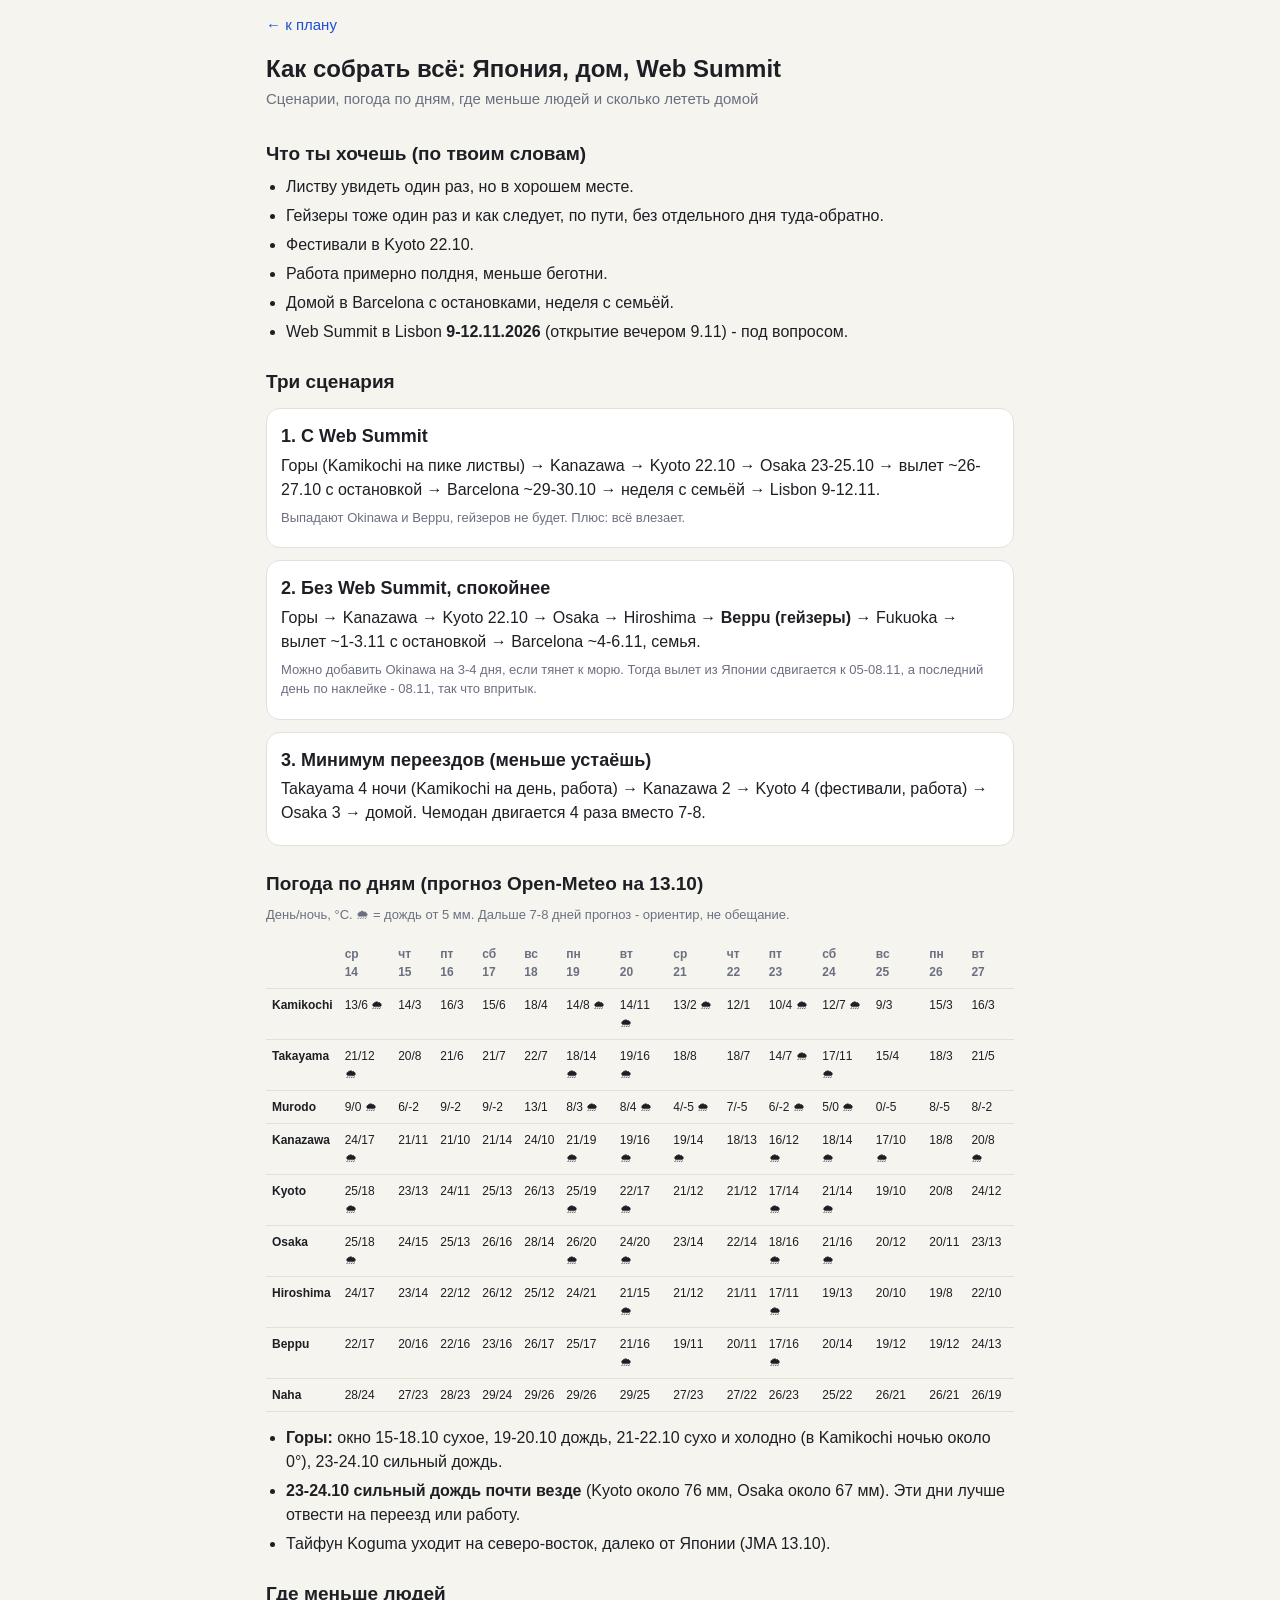
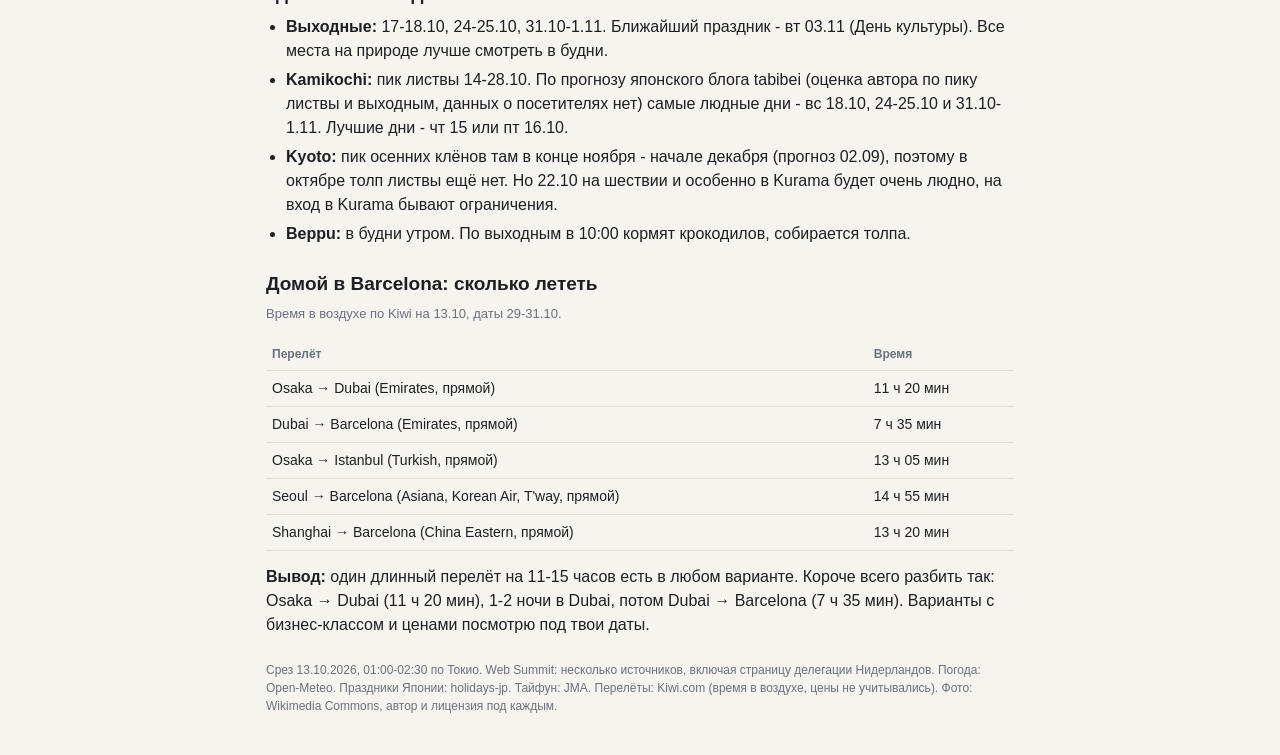
<file: decide.html>
<!doctype html>
<html lang="ru"><head><meta charset="utf-8"><meta name="viewport" content="width=device-width,initial-scale=1,viewport-fit=cover"><meta name="robots" content="noindex,nofollow"><title>Как собрать всё</title><link rel="stylesheet" href="style.css?v=1"></head><body><div class="wrap">
<a class="back" href="index.html">← к плану</a>
<header><h1>Как собрать всё: Япония, дом, Web Summit</h1><div class="sub">Сценарии, погода по дням, где меньше людей и сколько лететь домой</div></header>
<h3>Что ты хочешь (по твоим словам)</h3>
<ul><li>Листву увидеть один раз, но в хорошем месте.</li><li>Гейзеры тоже один раз и как следует, по пути, без отдельного дня туда-обратно.</li><li>Фестивали в Kyoto 22.10.</li><li>Работа примерно полдня, меньше беготни.</li><li>Домой в Barcelona с остановками, неделя с семьёй.</li><li>Web Summit в Lisbon <b>9-12.11.2026</b> (открытие вечером 9.11) - под вопросом.</li></ul>
<h3>Три сценария</h3>
<div class="card"><h2>1. С Web Summit</h2><p>Горы (Kamikochi на пике листвы) → Kanazawa → Kyoto 22.10 → Osaka 23-25.10 → вылет ~26-27.10 с остановкой → Barcelona ~29-30.10 → неделя с семьёй → Lisbon 9-12.11.</p><p class="hint">Выпадают Okinawa и Beppu, гейзеров не будет. Плюс: всё влезает.</p></div>
<div class="card"><h2>2. Без Web Summit, спокойнее</h2><p>Горы → Kanazawa → Kyoto 22.10 → Osaka → Hiroshima → <b>Beppu (гейзеры)</b> → Fukuoka → вылет ~1-3.11 с остановкой → Barcelona ~4-6.11, семья.</p><p class="hint">Можно добавить Okinawa на 3-4 дня, если тянет к морю. Тогда вылет из Японии сдвигается к 05-08.11, а последний день по наклейке - 08.11, так что впритык.</p></div>
<div class="card"><h2>3. Минимум переездов (меньше устаёшь)</h2><p>Takayama 4 ночи (Kamikochi на день, работа) → Kanazawa 2 → Kyoto 4 (фестивали, работа) → Osaka 3 → домой. Чемодан двигается 4 раза вместо 7-8.</p></div>
<h3>Погода по дням (прогноз Open-Meteo на 13.10)</h3>
<p class="hint">День/ночь, °C. 🌧 = дождь от 5 мм. Дальше 7-8 дней прогноз - ориентир, не обещание.</p>
<div class="tbl"><table style="font-size:12px"><tr><th></th><th>ср<br>14</th><th>чт<br>15</th><th>пт<br>16</th><th>сб<br>17</th><th>вс<br>18</th><th>пн<br>19</th><th>вт<br>20</th><th>ср<br>21</th><th>чт<br>22</th><th>пт<br>23</th><th>сб<br>24</th><th>вс<br>25</th><th>пн<br>26</th><th>вт<br>27</th></tr><tr><td><b>Kamikochi</b></td><td>13/6 🌧</td><td>14/3</td><td>16/3</td><td>15/6</td><td>18/4</td><td>14/8 🌧</td><td>14/11 🌧</td><td>13/2 🌧</td><td>12/1</td><td>10/4 🌧</td><td>12/7 🌧</td><td>9/3</td><td>15/3</td><td>16/3</td></tr><tr><td><b>Takayama</b></td><td>21/12 🌧</td><td>20/8</td><td>21/6</td><td>21/7</td><td>22/7</td><td>18/14 🌧</td><td>19/16 🌧</td><td>18/8</td><td>18/7</td><td>14/7 🌧</td><td>17/11 🌧</td><td>15/4</td><td>18/3</td><td>21/5</td></tr><tr><td><b>Murodo</b></td><td>9/0 🌧</td><td>6/-2</td><td>9/-2</td><td>9/-2</td><td>13/1</td><td>8/3 🌧</td><td>8/4 🌧</td><td>4/-5 🌧</td><td>7/-5</td><td>6/-2 🌧</td><td>5/0 🌧</td><td>0/-5</td><td>8/-5</td><td>8/-2</td></tr><tr><td><b>Kanazawa</b></td><td>24/17 🌧</td><td>21/11</td><td>21/10</td><td>21/14</td><td>24/10</td><td>21/19 🌧</td><td>19/16 🌧</td><td>19/14 🌧</td><td>18/13</td><td>16/12 🌧</td><td>18/14 🌧</td><td>17/10 🌧</td><td>18/8</td><td>20/8 🌧</td></tr><tr><td><b>Kyoto</b></td><td>25/18 🌧</td><td>23/13</td><td>24/11</td><td>25/13</td><td>26/13</td><td>25/19 🌧</td><td>22/17 🌧</td><td>21/12</td><td>21/12</td><td>17/14 🌧</td><td>21/14 🌧</td><td>19/10</td><td>20/8</td><td>24/12</td></tr><tr><td><b>Osaka</b></td><td>25/18 🌧</td><td>24/15</td><td>25/13</td><td>26/16</td><td>28/14</td><td>26/20 🌧</td><td>24/20 🌧</td><td>23/14</td><td>22/14</td><td>18/16 🌧</td><td>21/16 🌧</td><td>20/12</td><td>20/11</td><td>23/13</td></tr><tr><td><b>Hiroshima</b></td><td>24/17</td><td>23/14</td><td>22/12</td><td>26/12</td><td>25/12</td><td>24/21</td><td>21/15 🌧</td><td>21/12</td><td>21/11</td><td>17/11 🌧</td><td>19/13</td><td>20/10</td><td>19/8</td><td>22/10</td></tr><tr><td><b>Beppu</b></td><td>22/17</td><td>20/16</td><td>22/16</td><td>23/16</td><td>26/17</td><td>25/17</td><td>21/16 🌧</td><td>19/11</td><td>20/11</td><td>17/16 🌧</td><td>20/14</td><td>19/12</td><td>19/12</td><td>24/13</td></tr><tr><td><b>Naha</b></td><td>28/24</td><td>27/23</td><td>28/23</td><td>29/24</td><td>29/26</td><td>29/26</td><td>29/25</td><td>27/23</td><td>27/22</td><td>26/23</td><td>25/22</td><td>26/21</td><td>26/21</td><td>26/19</td></tr></table></div>
<ul><li><b>Горы:</b> окно 15-18.10 сухое, 19-20.10 дождь, 21-22.10 сухо и холодно (в Kamikochi ночью около 0°), 23-24.10 сильный дождь.</li>
<li><b>23-24.10 сильный дождь почти везде</b> (Kyoto около 76 мм, Osaka около 67 мм). Эти дни лучше отвести на переезд или работу.</li>
<li>Тайфун Koguma уходит на северо-восток, далеко от Японии (JMA 13.10).</li></ul>
<h3>Где меньше людей</h3>
<ul><li><b>Выходные:</b> 17-18.10, 24-25.10, 31.10-1.11. Ближайший праздник - вт 03.11 (День культуры). Все места на природе лучше смотреть в будни.</li>
<li><b>Kamikochi:</b> пик листвы 14-28.10. По прогнозу японского блога tabibei (оценка автора по пику листвы и выходным, данных о посетителях нет) самые людные дни - вс 18.10, 24-25.10 и 31.10-1.11. Лучшие дни - чт 15 или пт 16.10.</li>
<li><b>Kyoto:</b> пик осенних клёнов там в конце ноября - начале декабря (прогноз 02.09), поэтому в октябре толп листвы ещё нет. Но 22.10 на шествии и особенно в Kurama будет очень людно, на вход в Kurama бывают ограничения.</li>
<li><b>Beppu:</b> в будни утром. По выходным в 10:00 кормят крокодилов, собирается толпа.</li></ul>
<h3>Домой в Barcelona: сколько лететь</h3>
<p class="hint">Время в воздухе по Kiwi на 13.10, даты 29-31.10.</p>
<div class="tbl"><table><tr><th>Перелёт</th><th>Время</th></tr>
<tr><td>Osaka → Dubai (Emirates, прямой)</td><td>11 ч 20 мин</td></tr>
<tr><td>Dubai → Barcelona (Emirates, прямой)</td><td>7 ч 35 мин</td></tr>
<tr><td>Osaka → Istanbul (Turkish, прямой)</td><td>13 ч 05 мин</td></tr>
<tr><td>Seoul → Barcelona (Asiana, Korean Air, T'way, прямой)</td><td>14 ч 55 мин</td></tr>
<tr><td>Shanghai → Barcelona (China Eastern, прямой)</td><td>13 ч 20 мин</td></tr></table></div>
<p><b>Вывод:</b> один длинный перелёт на 11-15 часов есть в любом варианте. Короче всего разбить так: Osaka → Dubai (11 ч 20 мин), 1-2 ночи в Dubai, потом Dubai → Barcelona (7 ч 35 мин). Варианты с бизнес-классом и ценами посмотрю под твои даты.</p>
<div class="foot">Срез 13.10.2026, 01:00-02:30 по Токио. Web Summit: несколько источников, включая страницу делегации Нидерландов. Погода: Open-Meteo. Праздники Японии: holidays-jp. Тайфун: JMA. Перелёты: Kiwi.com (время в воздухе, цены не учитывались). Фото: Wikimedia Commons, автор и лицензия под каждым.</div>
</div><script src="lightbox.js?v=1" defer></script></body></html>
</file>
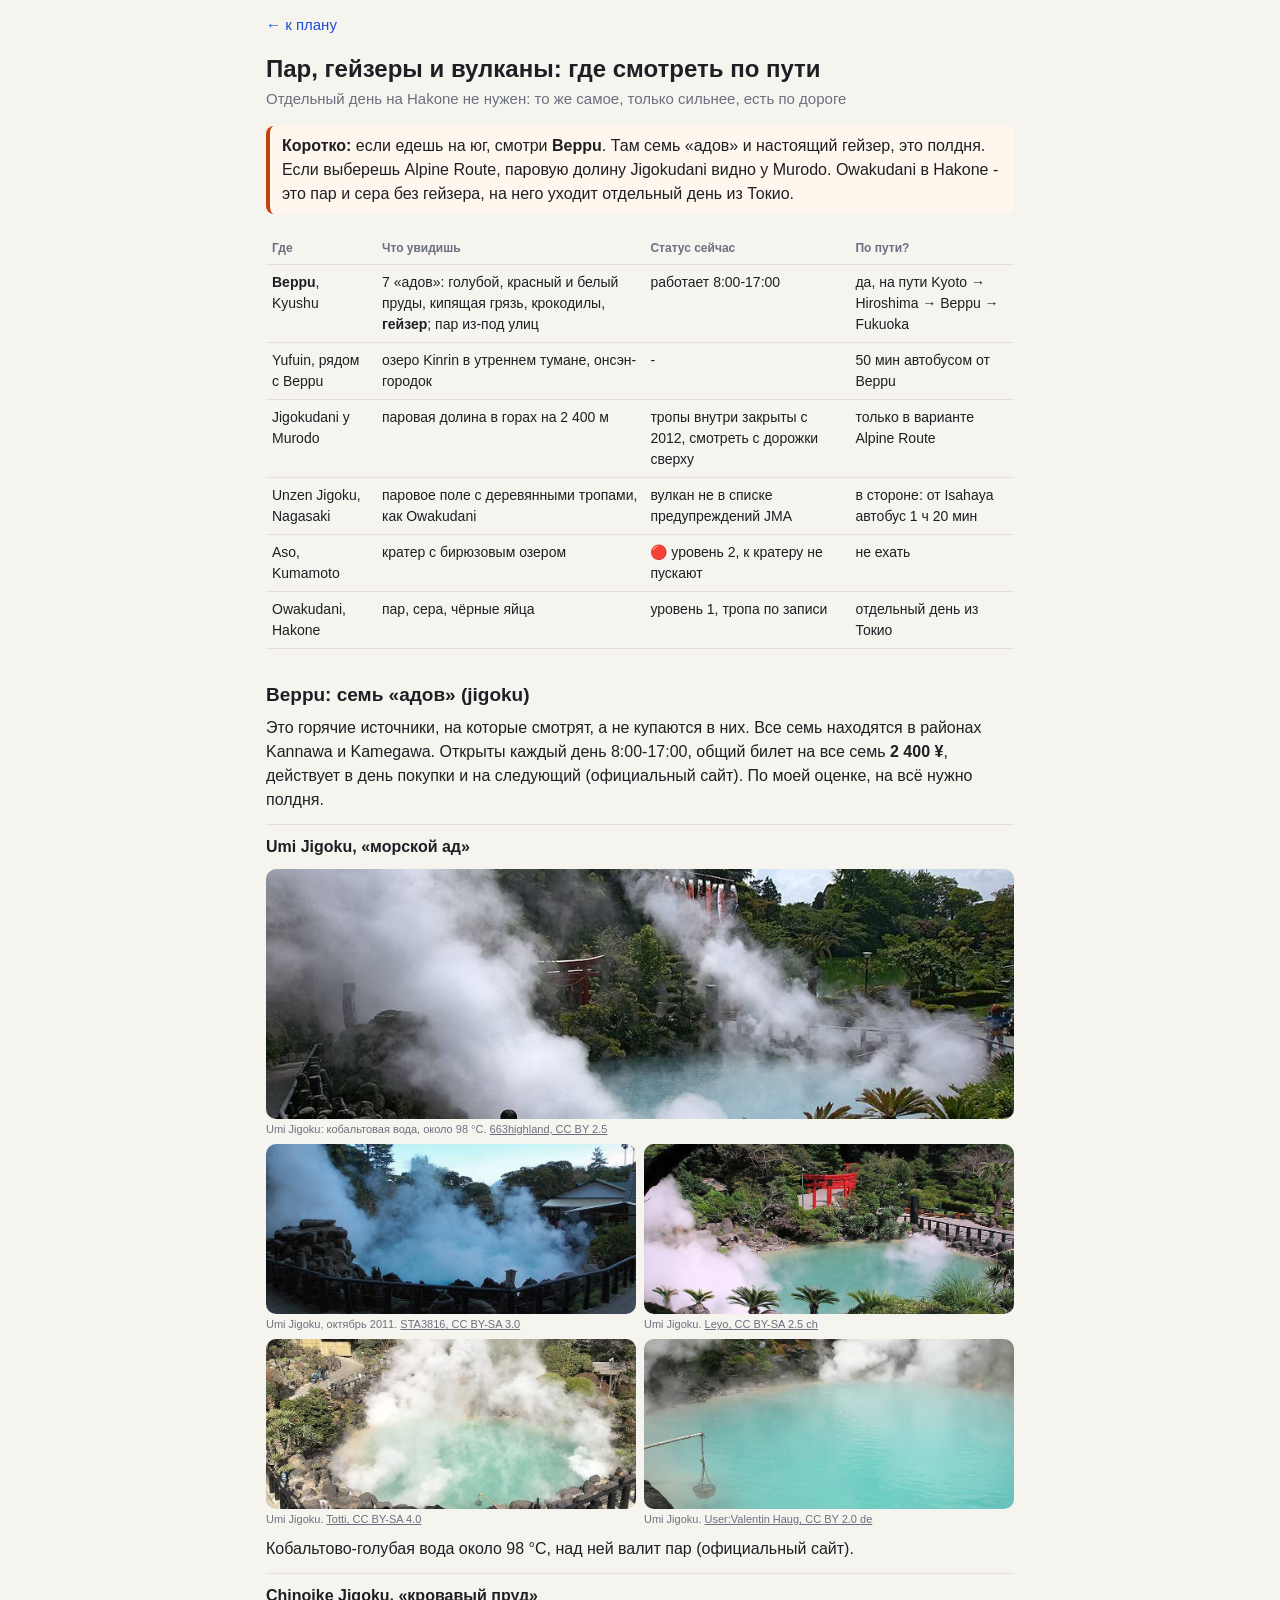
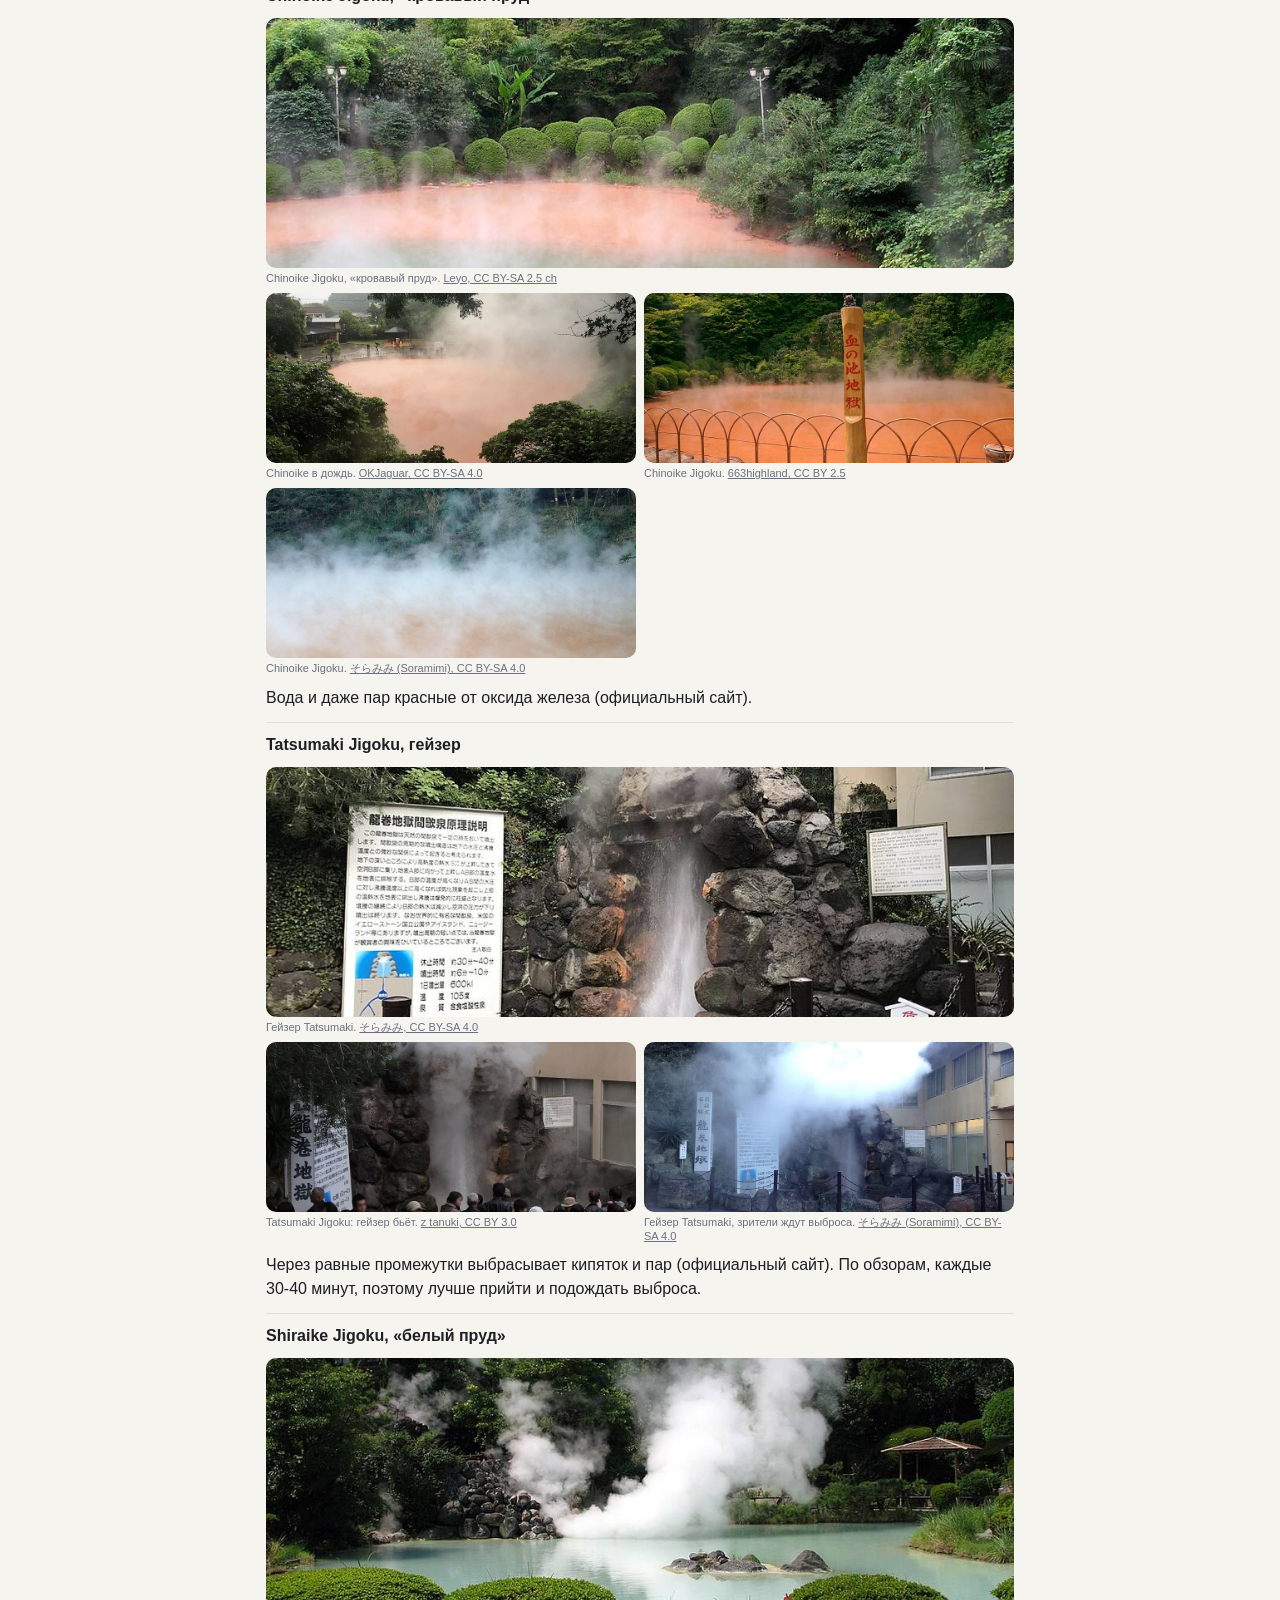
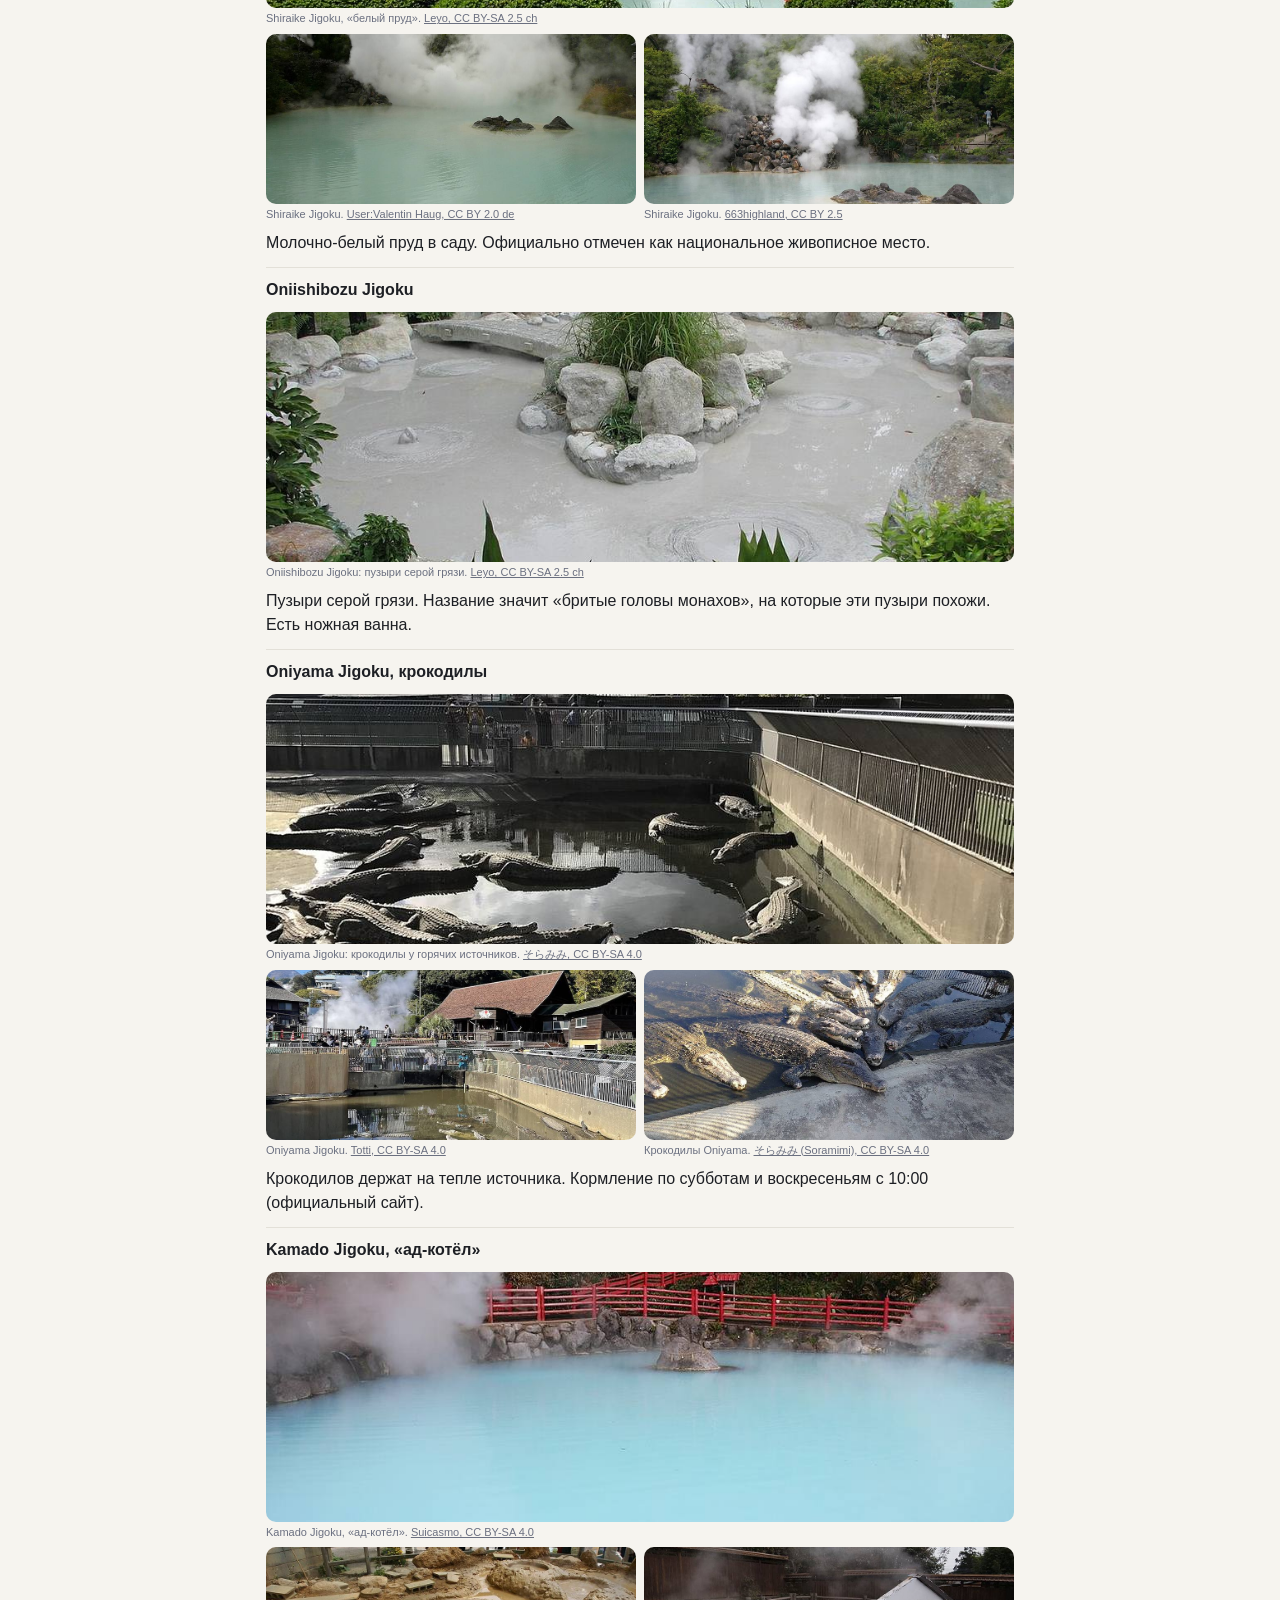
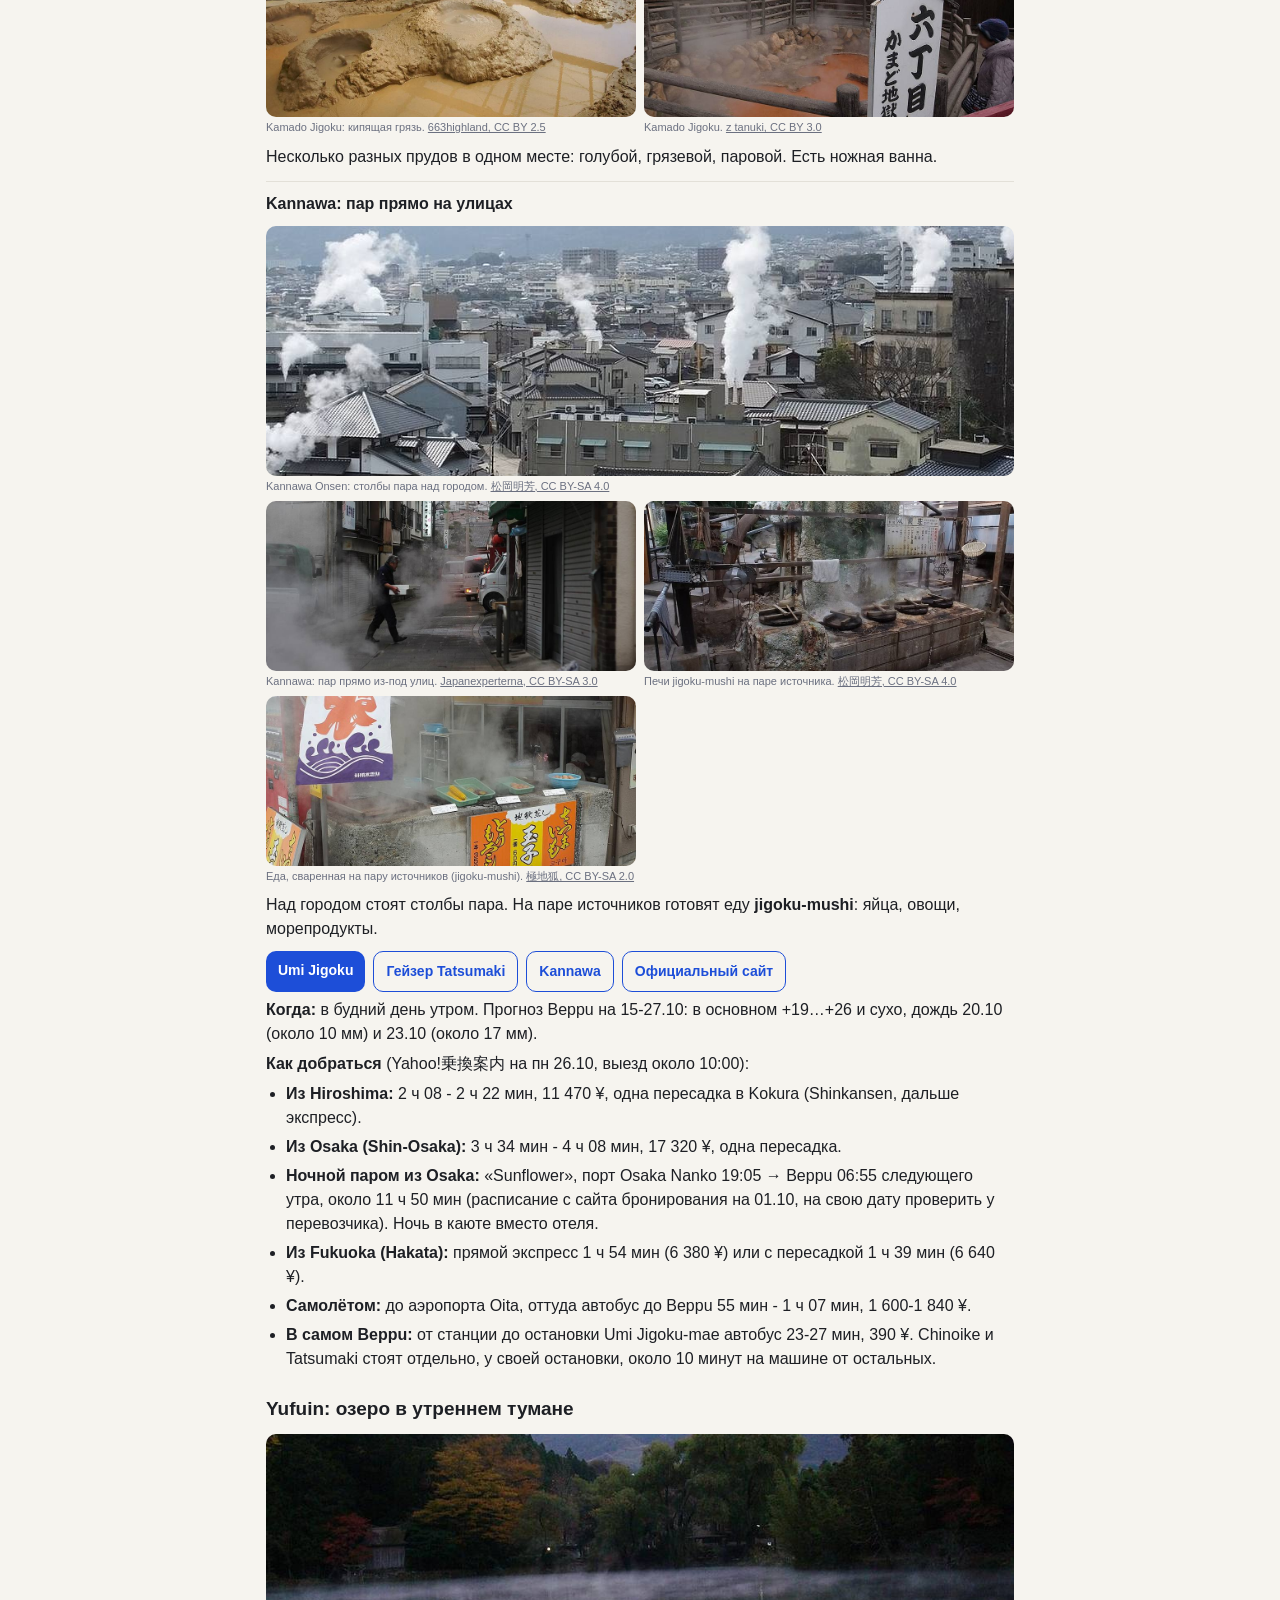
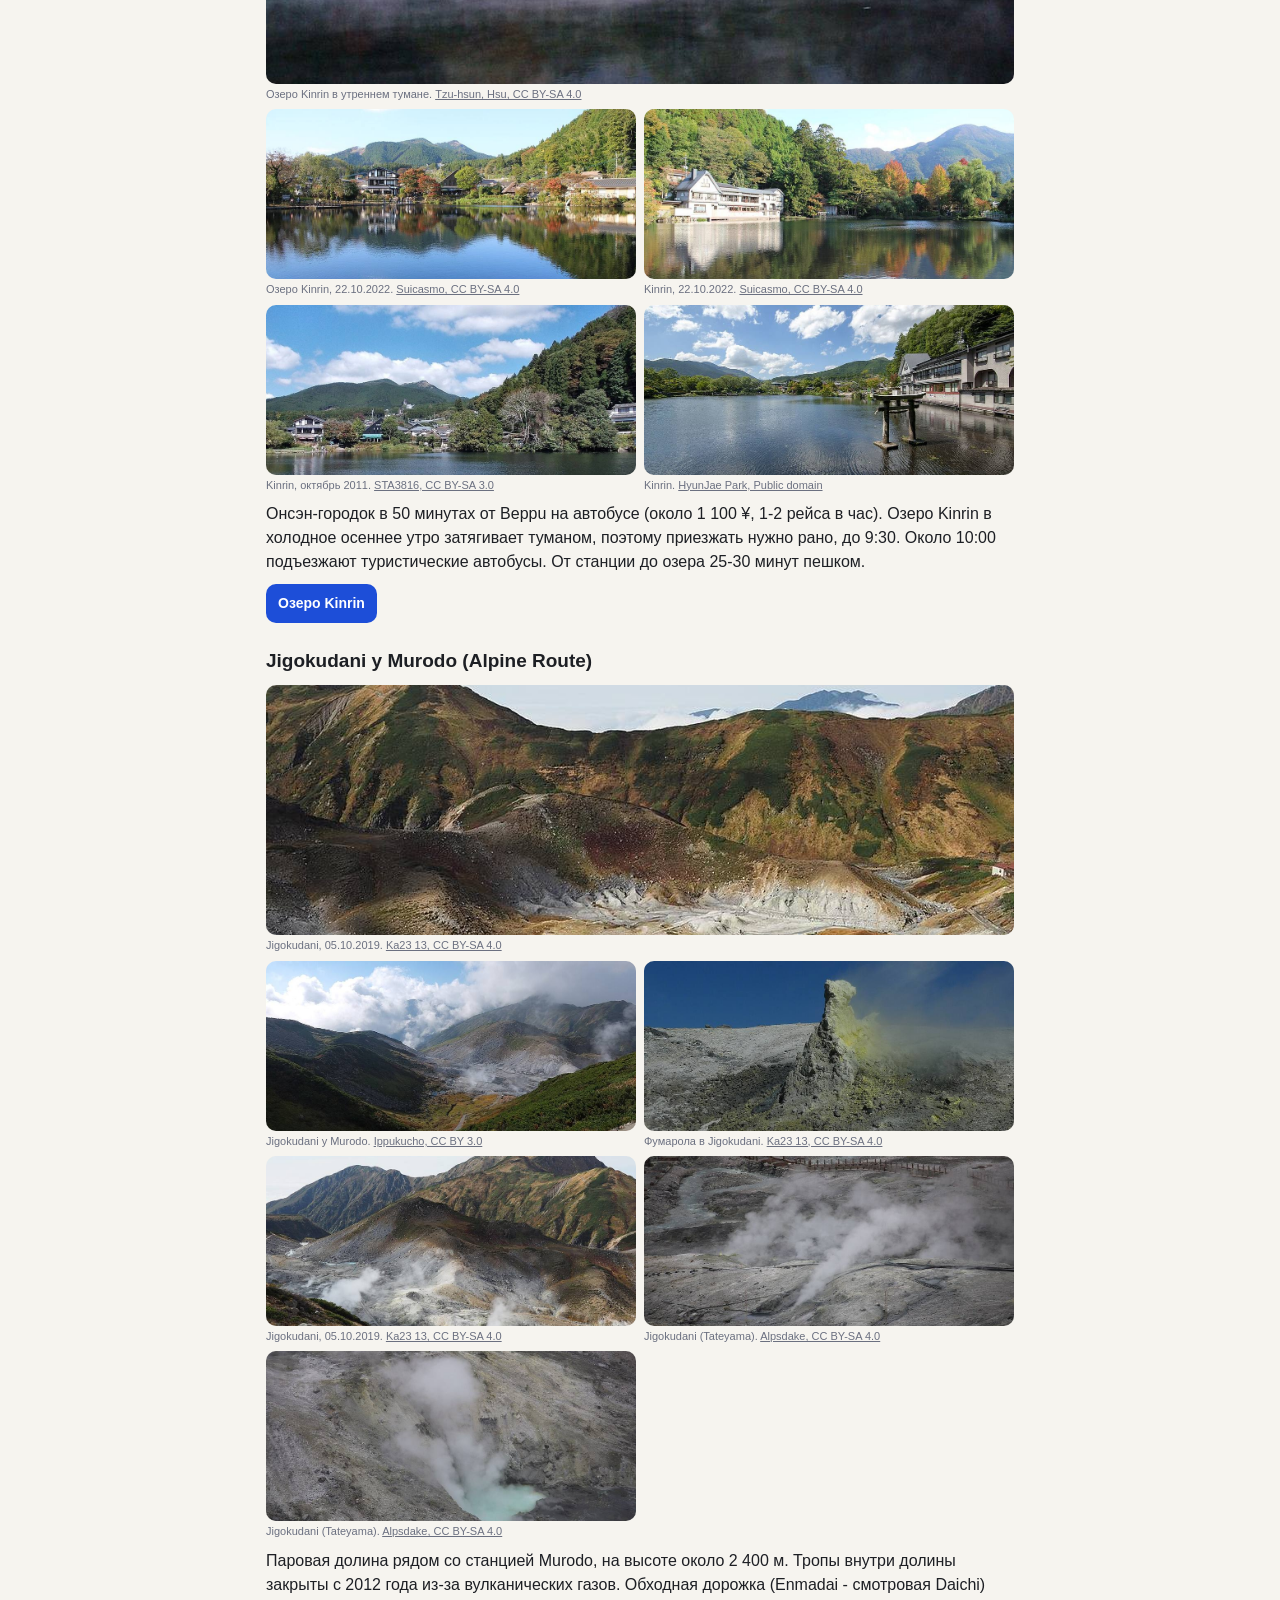
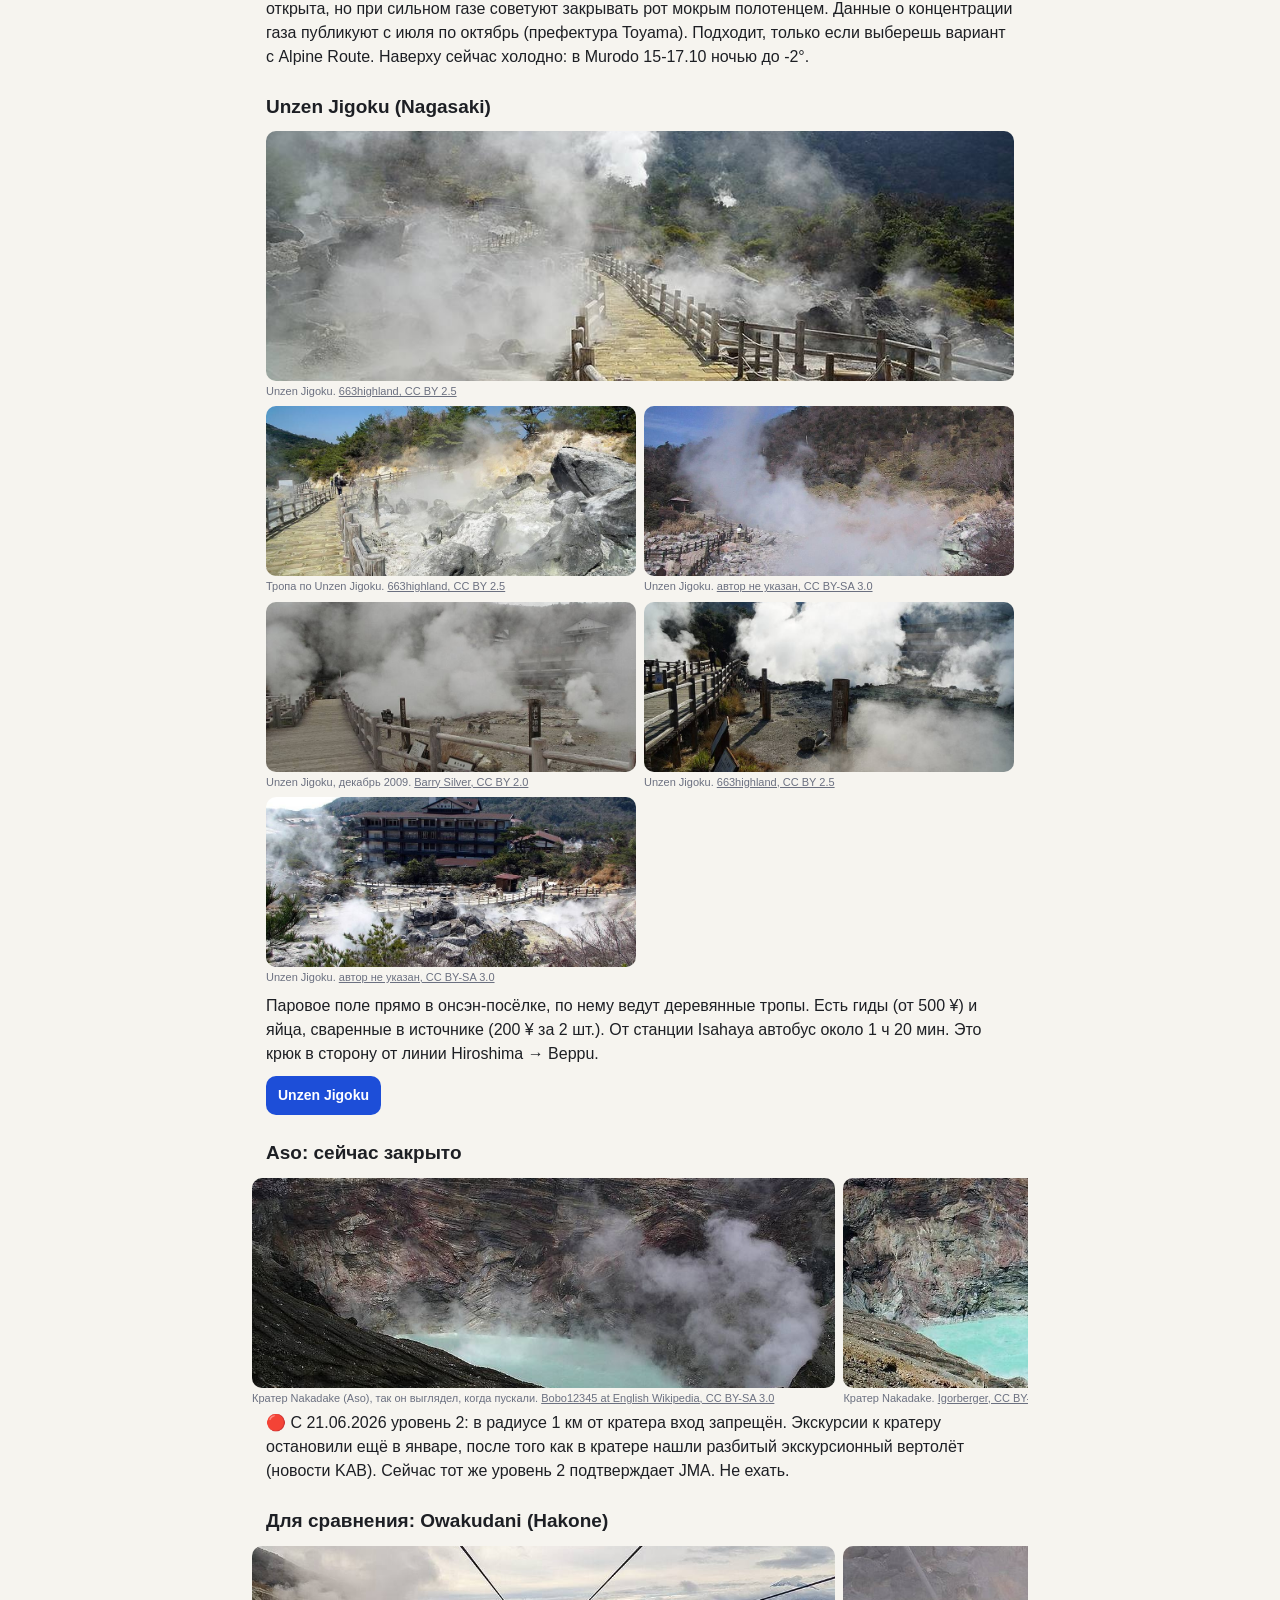
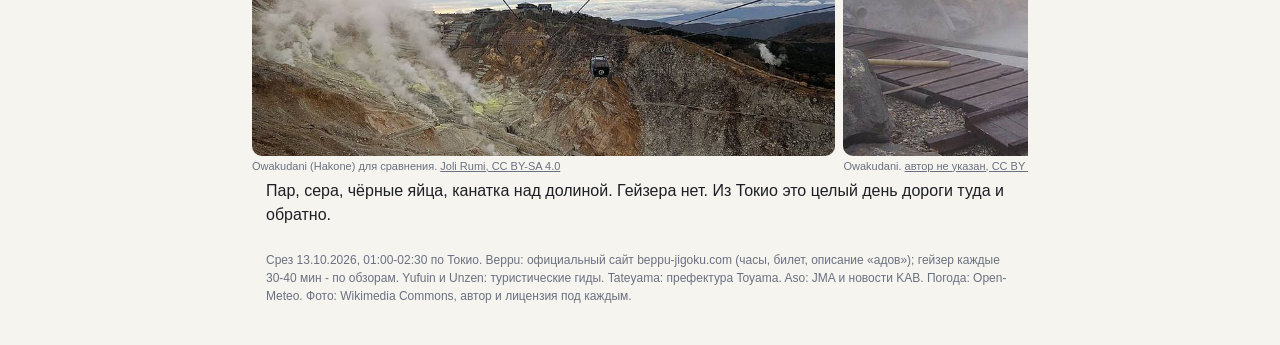
<file: geysers.html>
<!doctype html>
<html lang="ru"><head><meta charset="utf-8"><meta name="viewport" content="width=device-width,initial-scale=1,viewport-fit=cover"><meta name="robots" content="noindex,nofollow"><title>Гейзеры и вулканы по пути</title><link rel="stylesheet" href="style.css?v=1"></head><body><div class="wrap">
<a class="back" href="index.html">← к плану</a>
<header><h1>Пар, гейзеры и вулканы: где смотреть по пути</h1><div class="sub">Отдельный день на Hakone не нужен: то же самое, только сильнее, есть по дороге</div></header>
<div class="verdict"><b>Коротко:</b> если едешь на юг, смотри <b>Beppu</b>. Там семь «адов» и настоящий гейзер, это полдня. Если выберешь Alpine Route, паровую долину Jigokudani видно у Murodo. Owakudani в Hakone - это пар и сера без гейзера, на него уходит отдельный день из Токио.</div>
<div class="tbl"><table><tr><th>Где</th><th>Что увидишь</th><th>Статус сейчас</th><th>По пути?</th></tr>
<tr><td><b>Beppu</b>, Kyushu</td><td>7 «адов»: голубой, красный и белый пруды, кипящая грязь, крокодилы, <b>гейзер</b>; пар из-под улиц</td><td>работает 8:00-17:00</td><td>да, на пути Kyoto → Hiroshima → Beppu → Fukuoka</td></tr>
<tr><td>Yufuin, рядом с Beppu</td><td>озеро Kinrin в утреннем тумане, онсэн-городок</td><td>-</td><td>50 мин автобусом от Beppu</td></tr>
<tr><td>Jigokudani у Murodo</td><td>паровая долина в горах на 2 400 м</td><td>тропы внутри закрыты с 2012, смотреть с дорожки сверху</td><td>только в варианте Alpine Route</td></tr>
<tr><td>Unzen Jigoku, Nagasaki</td><td>паровое поле с деревянными тропами, как Owakudani</td><td>вулкан не в списке предупреждений JMA</td><td>в стороне: от Isahaya автобус 1 ч 20 мин</td></tr>
<tr><td>Aso, Kumamoto</td><td>кратер с бирюзовым озером</td><td>🔴 уровень 2, к кратеру не пускают</td><td>не ехать</td></tr>
<tr><td>Owakudani, Hakone</td><td>пар, сера, чёрные яйца</td><td>уровень 1, тропа по записи</td><td>отдельный день из Токио</td></tr></table></div>

<h3>Beppu: семь «адов» (jigoku)</h3>
<p>Это горячие источники, на которые смотрят, а не купаются в них. Все семь находятся в районах Kannawa и Kamegawa. Открыты каждый день 8:00-17:00, общий билет на все семь <b>2 400 ¥</b>, действует в день покупки и на следующий (официальный сайт). По моей оценке, на всё нужно полдня.</p>
<div class="spot"><h4>Umi Jigoku, «морской ад»</h4><div class="grid"><figure class="w"><a href="img/g_umi0.jpg"><img src="img/g_umi0.jpg" alt="Umi Jigoku: кобальтовая вода, около 98 °C" loading="lazy"></a><figcaption>Umi Jigoku: кобальтовая вода, около 98 °C. <a href="https://commons.wikimedia.org/wiki/File:Beppu_Umi-jigoku04n4272.jpg">663highland, CC BY 2.5</a></figcaption></figure><figure class=""><a href="img/g_umi1.jpg"><img src="img/g_umi1.jpg" alt="Umi Jigoku, октябрь 2011" loading="lazy"></a><figcaption>Umi Jigoku, октябрь 2011. <a href="https://commons.wikimedia.org/wiki/File:Umi_Jigoku_October_2011_01.jpg">STA3816, CC BY-SA 3.0</a></figcaption></figure><figure class=""><a href="img/g_umi2.jpg"><img src="img/g_umi2.jpg" alt="Umi Jigoku" loading="lazy"></a><figcaption>Umi Jigoku. <a href="https://commons.wikimedia.org/wiki/File:Umi_Jigoku_2.jpg">Leyo, CC BY-SA 2.5 ch</a></figcaption></figure><figure class=""><a href="img/g_umi9.jpg"><img src="img/g_umi9.jpg" alt="Umi Jigoku" loading="lazy"></a><figcaption>Umi Jigoku. <a href="https://commons.wikimedia.org/wiki/File:180131_Umi-Jigoku.jpg">Totti, CC BY-SA 4.0</a></figcaption></figure><figure class=""><a href="img/g_umi10.jpg"><img src="img/g_umi10.jpg" alt="Umi Jigoku" loading="lazy"></a><figcaption>Umi Jigoku. <a href="https://commons.wikimedia.org/wiki/File:Umi-Jigoku.jpg">User:Valentin Haug, CC BY 2.0 de</a></figcaption></figure></div><p>Кобальтово-голубая вода около 98 °C, над ней валит пар (официальный сайт).</p></div>
<div class="spot"><h4>Chinoike Jigoku, «кровавый пруд»</h4><div class="grid"><figure class="w"><a href="img/g_chinoike0.jpg"><img src="img/g_chinoike0.jpg" alt="Chinoike Jigoku, «кровавый пруд»" loading="lazy"></a><figcaption>Chinoike Jigoku, «кровавый пруд». <a href="https://commons.wikimedia.org/wiki/File:Chinoike_Jigoku.jpg">Leyo, CC BY-SA 2.5 ch</a></figcaption></figure><figure class=""><a href="img/g_chinoike1.jpg"><img src="img/g_chinoike1.jpg" alt="Chinoike в дождь" loading="lazy"></a><figcaption>Chinoike в дождь. <a href="https://commons.wikimedia.org/wiki/File:Rainstorm_at_Chinoike_Jigoku_(%22Blood_Pond_Hell%22),_Beppu,_Kyushu,_Japan.jpg">OKJaguar, CC BY-SA 4.0</a></figcaption></figure><figure class=""><a href="img/g_chinoike7.jpg"><img src="img/g_chinoike7.jpg" alt="Chinoike Jigoku" loading="lazy"></a><figcaption>Chinoike Jigoku. <a href="https://commons.wikimedia.org/wiki/File:Beppu_Chinoike-jigoku01n4272.jpg">663highland, CC BY 2.5</a></figcaption></figure><figure class=""><a href="img/g_chinoike11.jpg"><img src="img/g_chinoike11.jpg" alt="Chinoike Jigoku" loading="lazy"></a><figcaption>Chinoike Jigoku. <a href="https://commons.wikimedia.org/wiki/File:Blood_Pond_Hell_Hot_Spring_20160218-1.JPG">そらみみ (Soramimi), CC BY-SA 4.0</a></figcaption></figure></div><p>Вода и даже пар красные от оксида железа (официальный сайт).</p></div>
<div class="spot"><h4>Tatsumaki Jigoku, гейзер</h4><div class="grid"><figure class="w"><a href="img/g_tatsumaki6.jpg"><img src="img/g_tatsumaki6.jpg" alt="Гейзер Tatsumaki" loading="lazy"></a><figcaption>Гейзер Tatsumaki. <a href="https://commons.wikimedia.org/wiki/File:Tornado_Hell_Geyser_20171003.jpg">そらみみ, CC BY-SA 4.0</a></figcaption></figure><figure class=""><a href="img/g_tatsumaki1.jpg"><img src="img/g_tatsumaki1.jpg" alt="Tatsumaki Jigoku: гейзер бьёт" loading="lazy"></a><figcaption>Tatsumaki Jigoku: гейзер бьёт. <a href="https://commons.wikimedia.org/wiki/File:Tatsumaki_jigoku_,_%E9%BE%8D%E5%B7%BB%E5%9C%B0%E7%8D%84_-_panoramio_-_z_tanuki.jpg">z tanuki, CC BY 3.0</a></figcaption></figure><figure class=""><a href="img/g_tatsumaki7.jpg"><img src="img/g_tatsumaki7.jpg" alt="Гейзер Tatsumaki, зрители ждут выброса" loading="lazy"></a><figcaption>Гейзер Tatsumaki, зрители ждут выброса. <a href="https://commons.wikimedia.org/wiki/File:Tornado_Hell_Geyser_20160218-1.JPG">そらみみ (Soramimi), CC BY-SA 4.0</a></figcaption></figure></div><p>Через равные промежутки выбрасывает кипяток и пар (официальный сайт). По обзорам, каждые 30-40 минут, поэтому лучше прийти и подождать выброса.</p></div>
<div class="spot"><h4>Shiraike Jigoku, «белый пруд»</h4><div class="grid"><figure class="w"><a href="img/g_shiraike1.jpg"><img src="img/g_shiraike1.jpg" alt="Shiraike Jigoku, «белый пруд»" loading="lazy"></a><figcaption>Shiraike Jigoku, «белый пруд». <a href="https://commons.wikimedia.org/wiki/File:Shiraike_Jigoku.jpg">Leyo, CC BY-SA 2.5 ch</a></figcaption></figure><figure class=""><a href="img/g_shiraike0.jpg"><img src="img/g_shiraike0.jpg" alt="Shiraike Jigoku" loading="lazy"></a><figcaption>Shiraike Jigoku. <a href="https://commons.wikimedia.org/wiki/File:Shiraike-Jigoku.jpg">User:Valentin Haug, CC BY 2.0 de</a></figcaption></figure><figure class=""><a href="img/g_shiraike5.jpg"><img src="img/g_shiraike5.jpg" alt="Shiraike Jigoku" loading="lazy"></a><figcaption>Shiraike Jigoku. <a href="https://commons.wikimedia.org/wiki/File:Beppu_Shiraike-jigoku02n4272.jpg">663highland, CC BY 2.5</a></figcaption></figure></div><p>Молочно-белый пруд в саду. Официально отмечен как национальное живописное место.</p></div>
<div class="spot"><h4>Oniishibozu Jigoku</h4><div class="grid"><figure class="w"><a href="img/g_oniishi0.jpg"><img src="img/g_oniishi0.jpg" alt="Oniishibozu Jigoku: пузыри серой грязи" loading="lazy"></a><figcaption>Oniishibozu Jigoku: пузыри серой грязи. <a href="https://commons.wikimedia.org/wiki/File:Oniishibozu_Jigoku.jpg">Leyo, CC BY-SA 2.5 ch</a></figcaption></figure></div><p>Пузыри серой грязи. Название значит «бритые головы монахов», на которые эти пузыри похожи. Есть ножная ванна.</p></div>
<div class="spot"><h4>Oniyama Jigoku, крокодилы</h4><div class="grid"><figure class="w"><a href="img/g_oniyama1.jpg"><img src="img/g_oniyama1.jpg" alt="Oniyama Jigoku: крокодилы у горячих источников" loading="lazy"></a><figcaption>Oniyama Jigoku: крокодилы у горячих источников. <a href="https://commons.wikimedia.org/wiki/File:Crocodiles_near_Demon_Mountain_Hell_Hot_Spring_2.jpg">そらみみ, CC BY-SA 4.0</a></figcaption></figure><figure class=""><a href="img/g_oniyama3.jpg"><img src="img/g_oniyama3.jpg" alt="Oniyama Jigoku" loading="lazy"></a><figcaption>Oniyama Jigoku. <a href="https://commons.wikimedia.org/wiki/File:Oniyama_Jigoku_251123.jpg">Totti, CC BY-SA 4.0</a></figcaption></figure><figure class=""><a href="img/g_oniyama0.jpg"><img src="img/g_oniyama0.jpg" alt="Крокодилы Oniyama" loading="lazy"></a><figcaption>Крокодилы Oniyama. <a href="https://commons.wikimedia.org/wiki/File:Crocodiles_near_Demon_Mountain_Hell_Hot_Spring.JPG">そらみみ (Soramimi), CC BY-SA 4.0</a></figcaption></figure></div><p>Крокодилов держат на тепле источника. Кормление по субботам и воскресеньям с 10:00 (официальный сайт).</p></div>
<div class="spot"><h4>Kamado Jigoku, «ад-котёл»</h4><div class="grid"><figure class="w"><a href="img/g_kamado0.jpg"><img src="img/g_kamado0.jpg" alt="Kamado Jigoku, «ад-котёл»" loading="lazy"></a><figcaption>Kamado Jigoku, «ад-котёл». <a href="https://commons.wikimedia.org/wiki/File:Kamado-jigoku_20170217.jpg">Suicasmo, CC BY-SA 4.0</a></figcaption></figure><figure class=""><a href="img/g_kamado11.jpg"><img src="img/g_kamado11.jpg" alt="Kamado Jigoku: кипящая грязь" loading="lazy"></a><figcaption>Kamado Jigoku: кипящая грязь. <a href="https://commons.wikimedia.org/wiki/File:Beppu_Kamado_Jigoku08n4272.jpg">663highland, CC BY 2.5</a></figcaption></figure><figure class=""><a href="img/g_kamado2.jpg"><img src="img/g_kamado2.jpg" alt="Kamado Jigoku" loading="lazy"></a><figcaption>Kamado Jigoku. <a href="https://commons.wikimedia.org/wiki/File:Kamado_jigoku_,_%E3%81%8B%E3%81%BE%E3%81%A9%E5%9C%B0%E7%8D%84_-_panoramio.jpg">z tanuki, CC BY 3.0</a></figcaption></figure></div><p>Несколько разных прудов в одном месте: голубой, грязевой, паровой. Есть ножная ванна.</p></div>
<div class="spot"><h4>Kannawa: пар прямо на улицах</h4><div class="grid"><figure class="w"><a href="img/g_kannawa7.jpg"><img src="img/g_kannawa7.jpg" alt="Kannawa Onsen: столбы пара над городом" loading="lazy"></a><figcaption>Kannawa Onsen: столбы пара над городом. <a href="https://commons.wikimedia.org/wiki/File:2020-02-24_Kannawa_Onsen_%E9%89%84%E8%BC%AA%E6%B8%A9%E6%B3%89%E5%85%A8%E6%99%AF_DSCF8631.jpg">松岡明芳, CC BY-SA 4.0</a></figcaption></figure><figure class=""><a href="img/g_kannawa0.jpg"><img src="img/g_kannawa0.jpg" alt="Kannawa: пар прямо из-под улиц" loading="lazy"></a><figcaption>Kannawa: пар прямо из-под улиц. <a href="https://commons.wikimedia.org/wiki/File:Beppu_City.jpg">Japanexperterna, CC BY-SA 3.0</a></figcaption></figure><figure class=""><a href="img/g_kannawa8.jpg"><img src="img/g_kannawa8.jpg" alt="Печи jigoku-mushi на паре источника" loading="lazy"></a><figcaption>Печи jigoku-mushi на паре источника. <a href="https://commons.wikimedia.org/wiki/File:2020-02-24_Kannawa_Onsen_%E9%89%84%E8%BC%AA%E6%B8%A9%E6%B3%89%E5%8F%8C%E8%91%89%E8%8D%98_%E5%9C%B0%E7%8D%84%E8%92%B8%E3%81%97%EF%BC%88%E6%BA%90%E6%B3%89%EF%BC%89DSCF8228.jpg">松岡明芳, CC BY-SA 4.0</a></figcaption></figure><figure class=""><a href="img/g_kannawa1.jpg"><img src="img/g_kannawa1.jpg" alt="Еда, сваренная на пару источников (jigoku-mushi)" loading="lazy"></a><figcaption>Еда, сваренная на пару источников (jigoku-mushi). <a href="https://commons.wikimedia.org/wiki/File:%E6%B0%B7_%E5%9C%B0%E7%8D%84%E8%92%B8%E3%81%97_%E3%81%95%E3%81%A4%E3%81%BE%E3%81%84%E3%82%82_%E7%8E%89%E5%AD%90_%E3%81%A8%E3%81%86%E3%82%82%E3%82%8D%E3%81%93%E3%81%97_(21457061596).jpg">極地狐, CC BY-SA 2.0</a></figcaption></figure></div><p>Над городом стоят столбы пара. На паре источников готовят еду <b>jigoku-mushi</b>: яйца, овощи, морепродукты.</p></div>
<div class="btns"><a class="btn" href="https://www.google.com/maps/search/?api=1&query=Umi+Jigoku+Beppu" target="_blank" rel="noopener">Umi Jigoku</a><a class="btn o" href="https://www.google.com/maps/search/?api=1&query=Tatsumaki+Jigoku+Beppu" target="_blank" rel="noopener">Гейзер Tatsumaki</a><a class="btn o" href="https://www.google.com/maps/search/?api=1&query=Kannawa+Onsen+Beppu" target="_blank" rel="noopener">Kannawa</a><a class="btn o" href="https://www.beppu-jigoku.com/" target="_blank" rel="noopener">Официальный сайт</a></div>
<p><b>Когда:</b> в будний день утром. Прогноз Beppu на 15-27.10: в основном +19…+26 и сухо, дождь 20.10 (около 10 мм) и 23.10 (около 17 мм).</p>
<p><b>Как добраться</b> (Yahoo!乗換案内 на пн 26.10, выезд около 10:00):</p><ul><li><b>Из Hiroshima:</b> 2 ч 08 - 2 ч 22 мин, 11 470 ¥, одна пересадка в Kokura (Shinkansen, дальше экспресс).</li><li><b>Из Osaka (Shin-Osaka):</b> 3 ч 34 мин - 4 ч 08 мин, 17 320 ¥, одна пересадка.</li><li><b>Ночной паром из Osaka:</b> «Sunflower», порт Osaka Nanko 19:05 → Beppu 06:55 следующего утра, около 11 ч 50 мин (расписание с сайта бронирования на 01.10, на свою дату проверить у перевозчика). Ночь в каюте вместо отеля.</li><li><b>Из Fukuoka (Hakata):</b> прямой экспресс 1 ч 54 мин (6 380 ¥) или с пересадкой 1 ч 39 мин (6 640 ¥).</li><li><b>Самолётом:</b> до аэропорта Oita, оттуда автобус до Beppu 55 мин - 1 ч 07 мин, 1 600-1 840 ¥.</li><li><b>В самом Beppu:</b> от станции до остановки Umi Jigoku-mae автобус 23-27 мин, 390 ¥. Chinoike и Tatsumaki стоят отдельно, у своей остановки, около 10 минут на машине от остальных.</li></ul>

<h3>Yufuin: озеро в утреннем тумане</h3>
<div class="grid"><figure class="w"><a href="img/g_yufuin0.jpg"><img src="img/g_yufuin0.jpg" alt="Озеро Kinrin в утреннем тумане" loading="lazy"></a><figcaption>Озеро Kinrin в утреннем тумане. <a href="https://commons.wikimedia.org/wiki/File:Lake_Kinrin_with_Morning_fog.jpg">Tzu-hsun, Hsu, CC BY-SA 4.0</a></figcaption></figure><figure class=""><a href="img/g_yufuin1.jpg"><img src="img/g_yufuin1.jpg" alt="Озеро Kinrin, 22.10.2022" loading="lazy"></a><figcaption>Озеро Kinrin, 22.10.2022. <a href="https://commons.wikimedia.org/wiki/File:Lake_Kinrin_20221022-2.jpg">Suicasmo, CC BY-SA 4.0</a></figcaption></figure><figure class=""><a href="img/g_yufuin2.jpg"><img src="img/g_yufuin2.jpg" alt="Kinrin, 22.10.2022" loading="lazy"></a><figcaption>Kinrin, 22.10.2022. <a href="https://commons.wikimedia.org/wiki/File:Lake_Kinrin_20221022-1.jpg">Suicasmo, CC BY-SA 4.0</a></figcaption></figure><figure class=""><a href="img/g_yufuin4.jpg"><img src="img/g_yufuin4.jpg" alt="Kinrin, октябрь 2011" loading="lazy"></a><figcaption>Kinrin, октябрь 2011. <a href="https://commons.wikimedia.org/wiki/File:Lake_Kinrin_October_2011_01.jpg">STA3816, CC BY-SA 3.0</a></figcaption></figure><figure class=""><a href="img/g_yufuin11.jpg"><img src="img/g_yufuin11.jpg" alt="Kinrin" loading="lazy"></a><figcaption>Kinrin. <a href="https://commons.wikimedia.org/wiki/File:Lake_Kinrin_in_Yufuin,_Oita_-_Aug_24,_2018_(1).jpg">HyunJae Park, Public domain</a></figcaption></figure></div>
<p>Онсэн-городок в 50 минутах от Beppu на автобусе (около 1 100 ¥, 1-2 рейса в час). Озеро Kinrin в холодное осеннее утро затягивает туманом, поэтому приезжать нужно рано, до 9:30. Около 10:00 подъезжают туристические автобусы. От станции до озера 25-30 минут пешком.</p>
<div class="btns"><a class="btn" href="https://www.google.com/maps/search/?api=1&query=Lake+Kinrin+Yufuin" target="_blank" rel="noopener">Озеро Kinrin</a></div>

<h3>Jigokudani у Murodo (Alpine Route)</h3>
<div class="grid"><figure class="w"><a href="img/g_tjigoku4.jpg"><img src="img/g_tjigoku4.jpg" alt="Jigokudani, 05.10.2019" loading="lazy"></a><figcaption>Jigokudani, 05.10.2019. <a href="https://commons.wikimedia.org/wiki/File:Tateyama_20191005_141249.jpg">Ka23 13, CC BY-SA 4.0</a></figcaption></figure><figure class=""><a href="img/g_tjigoku1.jpg"><img src="img/g_tjigoku1.jpg" alt="Jigokudani у Murodo" loading="lazy"></a><figcaption>Jigokudani у Murodo. <a href="https://commons.wikimedia.org/wiki/File:MurododairaJigokudani.JPG">Ippukucho, CC BY 3.0</a></figcaption></figure><figure class=""><a href="img/g_tjigoku5.jpg"><img src="img/g_tjigoku5.jpg" alt="Фумарола в Jigokudani" loading="lazy"></a><figcaption>Фумарола в Jigokudani. <a href="https://commons.wikimedia.org/wiki/File:Fumarole_in_Tateyama_20090921_094914.jpg">Ka23 13, CC BY-SA 4.0</a></figcaption></figure><figure class=""><a href="img/g_tjigoku6.jpg"><img src="img/g_tjigoku6.jpg" alt="Jigokudani, 05.10.2019" loading="lazy"></a><figcaption>Jigokudani, 05.10.2019. <a href="https://commons.wikimedia.org/wiki/File:Tateyama_20191005_141236.jpg">Ka23 13, CC BY-SA 4.0</a></figcaption></figure><figure class=""><a href="img/g_tjigoku9.jpg"><img src="img/g_tjigoku9.jpg" alt="Jigokudani (Tateyama)" loading="lazy"></a><figcaption>Jigokudani (Tateyama). <a href="https://commons.wikimedia.org/wiki/File:Jigokudani_Onsen_(Toyama).jpg">Alpsdake, CC BY-SA 4.0</a></figcaption></figure><figure class=""><a href="img/g_tjigoku10.jpg"><img src="img/g_tjigoku10.jpg" alt="Jigokudani (Tateyama)" loading="lazy"></a><figcaption>Jigokudani (Tateyama). <a href="https://commons.wikimedia.org/wiki/File:Jigokudani_Onsen_(Toyama)_s2.jpg">Alpsdake, CC BY-SA 4.0</a></figcaption></figure></div>
<p>Паровая долина рядом со станцией Murodo, на высоте около 2 400 м. Тропы внутри долины закрыты с 2012 года из-за вулканических газов. Обходная дорожка (Enmadai - смотровая Daichi) открыта, но при сильном газе советуют закрывать рот мокрым полотенцем. Данные о концентрации газа публикуют с июля по октябрь (префектура Toyama). Подходит, только если выберешь вариант с Alpine Route. Наверху сейчас холодно: в Murodo 15-17.10 ночью до -2°.</p>

<h3>Unzen Jigoku (Nagasaki)</h3>
<div class="grid"><figure class="w"><a href="img/g_unzen0.jpg"><img src="img/g_unzen0.jpg" alt="Unzen Jigoku" loading="lazy"></a><figcaption>Unzen Jigoku. <a href="https://commons.wikimedia.org/wiki/File:140322_Unzen_Onsen_Jigoku_Unzen_Nagasaki_pref_Japan13o.JPG">663highland, CC BY 2.5</a></figcaption></figure><figure class=""><a href="img/g_unzen8.jpg"><img src="img/g_unzen8.jpg" alt="Тропа по Unzen Jigoku" loading="lazy"></a><figcaption>Тропа по Unzen Jigoku. <a href="https://commons.wikimedia.org/wiki/File:140322_Unzen_Onsen_Jigoku_Unzen_Nagasaki_pref_Japan15s3.jpg">663highland, CC BY 2.5</a></figcaption></figure><figure class=""><a href="img/g_unzen1.jpg"><img src="img/g_unzen1.jpg" alt="Unzen Jigoku" loading="lazy"></a><figcaption>Unzen Jigoku. <a href="https://commons.wikimedia.org/wiki/File:Unzen_jigoku_02.jpg">автор не указан, CC BY-SA 3.0</a></figcaption></figure><figure class=""><a href="img/g_unzen4.jpg"><img src="img/g_unzen4.jpg" alt="Unzen Jigoku, декабрь 2009" loading="lazy"></a><figcaption>Unzen Jigoku, декабрь 2009. <a href="https://commons.wikimedia.org/wiki/File:Unzen_Jigoku_%E6%B8%85%E4%B8%83%E5%9C%B0%E7%8D%84_Dec_13,_2009.jpg">Barry  Silver, CC BY 2.0</a></figcaption></figure><figure class=""><a href="img/g_unzen9.jpg"><img src="img/g_unzen9.jpg" alt="Unzen Jigoku" loading="lazy"></a><figcaption>Unzen Jigoku. <a href="https://commons.wikimedia.org/wiki/File:140322_Unzen_Onsen_Jigoku_Unzen_Nagasaki_pref_Japan02o.JPG">663highland, CC BY 2.5</a></figcaption></figure><figure class=""><a href="img/g_unzen2.jpg"><img src="img/g_unzen2.jpg" alt="Unzen Jigoku" loading="lazy"></a><figcaption>Unzen Jigoku. <a href="https://commons.wikimedia.org/wiki/File:Unzen_jigoku_03.JPG">автор не указан, CC BY-SA 3.0</a></figcaption></figure></div>
<p>Паровое поле прямо в онсэн-посёлке, по нему ведут деревянные тропы. Есть гиды (от 500 ¥) и яйца, сваренные в источнике (200 ¥ за 2 шт.). От станции Isahaya автобус около 1 ч 20 мин. Это крюк в сторону от линии Hiroshima → Beppu.</p>
<div class="btns"><a class="btn" href="https://www.google.com/maps/search/?api=1&query=Unzen+Jigoku" target="_blank" rel="noopener">Unzen Jigoku</a></div>

<h3>Aso: сейчас закрыто</h3>
<div class="pics"><figure class=""><a href="img/g_aso2.jpg"><img src="img/g_aso2.jpg" alt="Кратер Nakadake (Aso), так он выглядел, когда пускали" loading="lazy"></a><figcaption>Кратер Nakadake (Aso), так он выглядел, когда пускали. <a href="https://commons.wikimedia.org/wiki/File:MountAso_Nakadake_crater.jpg">Bobo12345 at English Wikipedia, CC BY-SA 3.0</a></figcaption></figure><figure class=""><a href="img/g_aso5.jpg"><img src="img/g_aso5.jpg" alt="Кратер Nakadake" loading="lazy"></a><figcaption>Кратер Nakadake. <a href="https://commons.wikimedia.org/wiki/File:Mount-Aso-Naka-dake.jpg">Igorberger, CC BY-SA 3.0</a></figcaption></figure><figure class=""><a href="img/g_aso10.jpg"><img src="img/g_aso10.jpg" alt="Aso, пар над кратером" loading="lazy"></a><figcaption>Aso, пар над кратером. <a href="https://commons.wikimedia.org/wiki/File:Mt._Aso,_Kumamoto.jpg">Owlsmcgee, CC BY-SA 4.0</a></figcaption></figure></div>
<p>🔴 С 21.06.2026 уровень 2: в радиусе 1 км от кратера вход запрещён. Экскурсии к кратеру остановили ещё в январе, после того как в кратере нашли разбитый экскурсионный вертолёт (новости KAB). Сейчас тот же уровень 2 подтверждает JMA. Не ехать.</p>

<h3>Для сравнения: Owakudani (Hakone)</h3>
<div class="pics"><figure class=""><a href="img/owakudani12.jpg"><img src="img/owakudani12.jpg" alt="Owakudani (Hakone) для сравнения" loading="lazy"></a><figcaption>Owakudani (Hakone) для сравнения. <a href="https://commons.wikimedia.org/wiki/File:A_view_of_Owakudani_and_ropeway,_Hakone,_Japan4.jpg">Joli Rumi, CC BY-SA 4.0</a></figcaption></figure><figure class=""><a href="img/owakudani10.jpg"><img src="img/owakudani10.jpg" alt="Owakudani" loading="lazy"></a><figcaption>Owakudani. <a href="https://commons.wikimedia.org/wiki/File:Owakudani_onsen.jpg">автор не указан, CC BY 2.5</a></figcaption></figure></div>
<p>Пар, сера, чёрные яйца, канатка над долиной. Гейзера нет. Из Токио это целый день дороги туда и обратно.</p>
<div class="foot">Срез 13.10.2026, 01:00-02:30 по Токио. Beppu: официальный сайт beppu-jigoku.com (часы, билет, описание «адов»); гейзер каждые 30-40 мин - по обзорам. Yufuin и Unzen: туристические гиды. Tateyama: префектура Toyama. Aso: JMA и новости KAB. Погода: Open-Meteo. Фото: Wikimedia Commons, автор и лицензия под каждым.</div>
</div><script src="lightbox.js?v=1" defer></script></body></html>
</file>
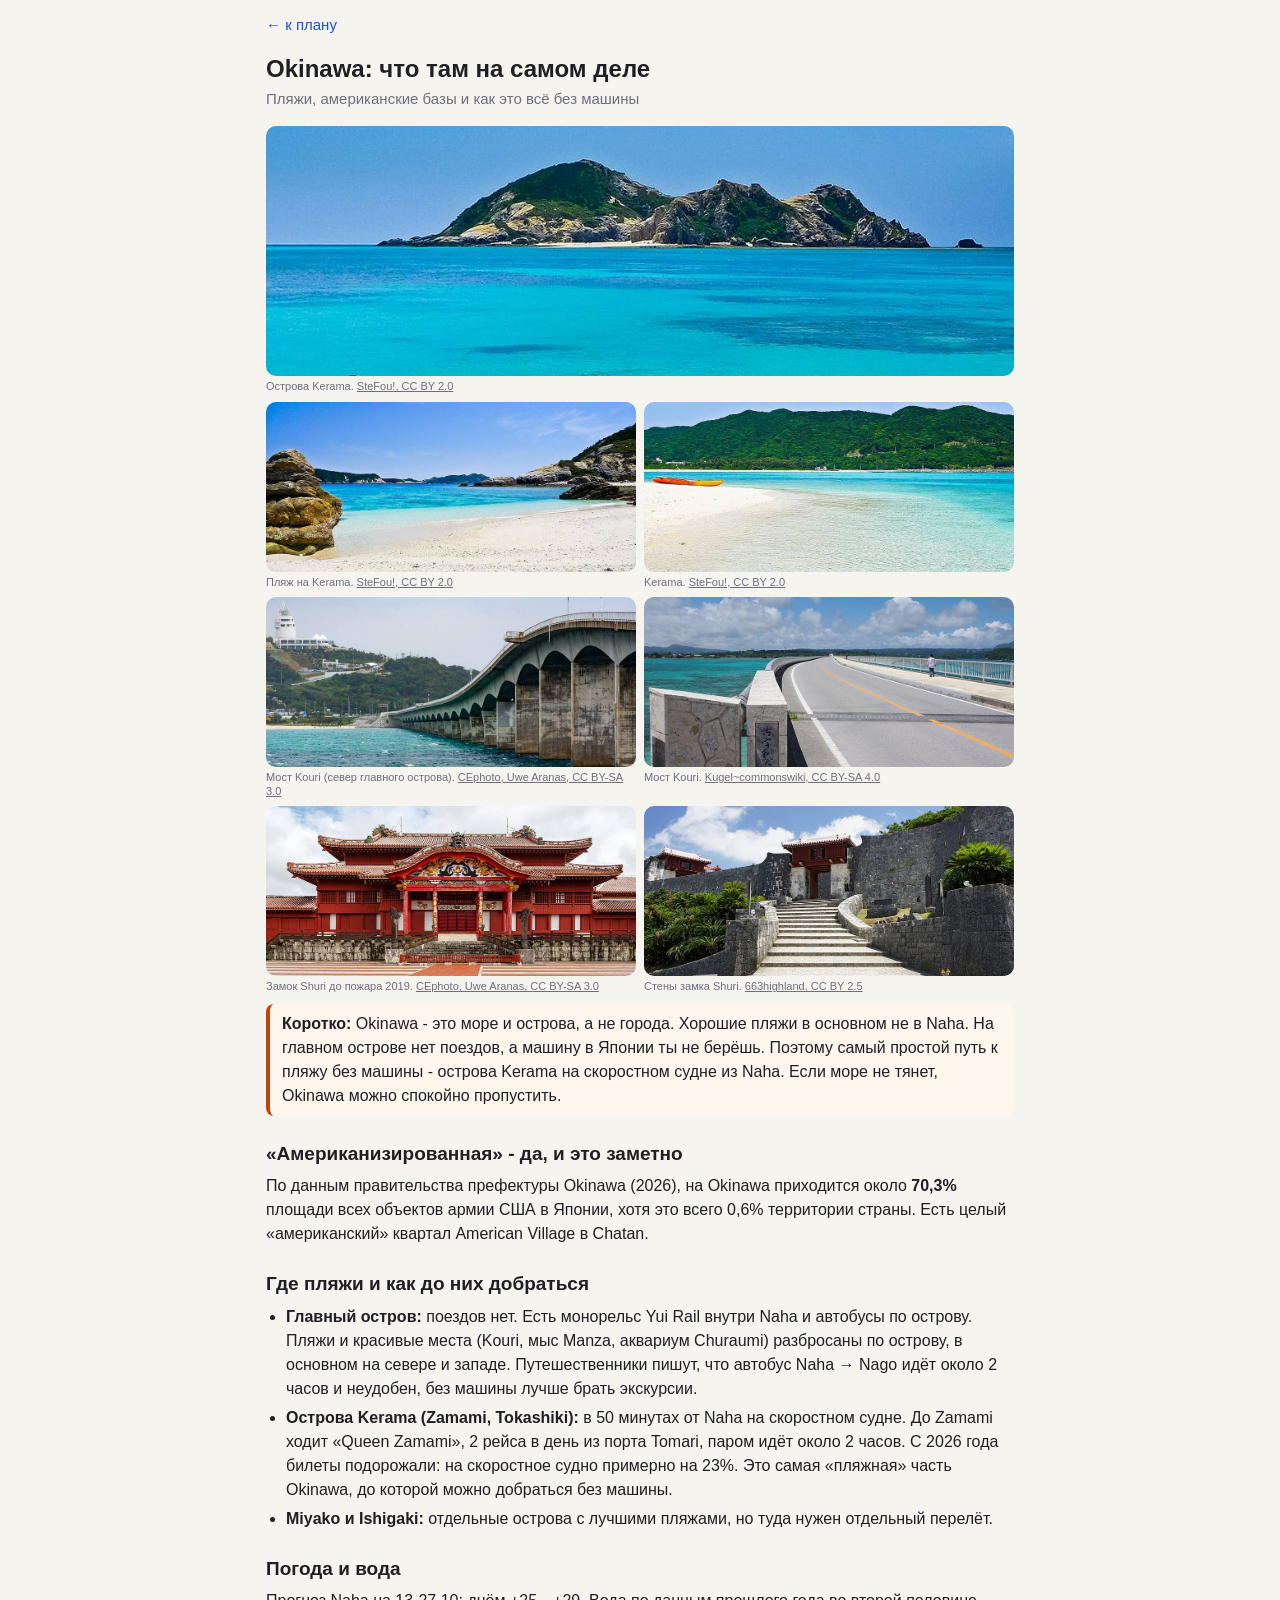
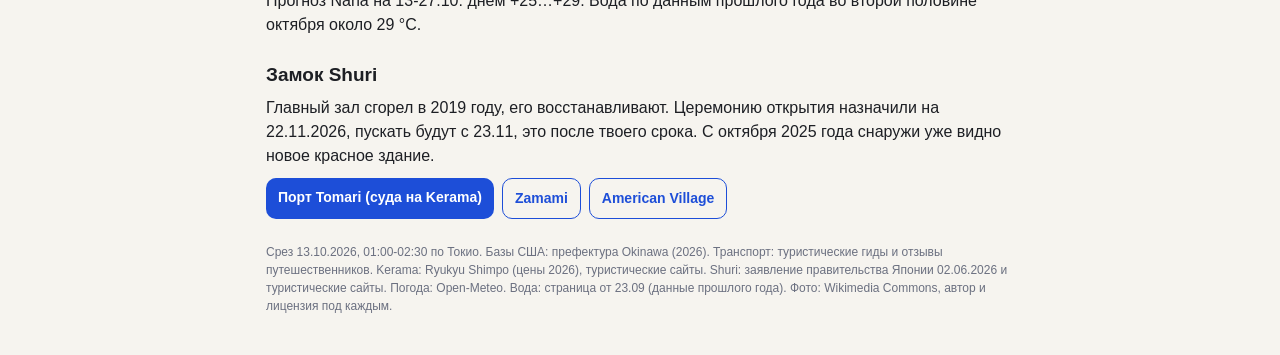
<file: okinawa.html>
<!doctype html>
<html lang="ru"><head><meta charset="utf-8"><meta name="viewport" content="width=device-width,initial-scale=1,viewport-fit=cover"><meta name="robots" content="noindex,nofollow"><title>Okinawa: что там на самом деле</title><link rel="stylesheet" href="style.css?v=1"></head><body><div class="wrap">
<a class="back" href="index.html">← к плану</a>
<header><h1>Okinawa: что там на самом деле</h1><div class="sub">Пляжи, американские базы и как это всё без машины</div></header>
<div class="grid"><figure class="w"><a href="img/okinawa10.jpg"><img src="img/okinawa10.jpg" alt="Острова Kerama" loading="lazy"></a><figcaption>Острова Kerama. <a href="https://commons.wikimedia.org/wiki/File:Kerama_Island_-_6080688995.jpg">SteFou!, CC BY 2.0</a></figcaption></figure><figure class=""><a href="img/okinawa9.jpg"><img src="img/okinawa9.jpg" alt="Пляж на Kerama" loading="lazy"></a><figcaption>Пляж на Kerama. <a href="https://commons.wikimedia.org/wiki/File:Kerama_Island_-_6081229008.jpg">SteFou!, CC BY 2.0</a></figcaption></figure><figure class=""><a href="img/okinawa11.jpg"><img src="img/okinawa11.jpg" alt="Kerama" loading="lazy"></a><figcaption>Kerama. <a href="https://commons.wikimedia.org/wiki/File:Kerama_Island_-_6081231492.jpg">SteFou!, CC BY 2.0</a></figcaption></figure><figure class=""><a href="img/okinawa5.jpg"><img src="img/okinawa5.jpg" alt="Мост Kouri (север главного острова)" loading="lazy"></a><figcaption>Мост Kouri (север главного острова). <a href="https://commons.wikimedia.org/wiki/File:Nago_Okinawa_Kouri-Bridge-01.jpg">CEphoto, Uwe Aranas, CC BY-SA 3.0</a></figcaption></figure><figure class=""><a href="img/okinawa0.jpg"><img src="img/okinawa0.jpg" alt="Мост Kouri" loading="lazy"></a><figcaption>Мост Kouri. <a href="https://commons.wikimedia.org/wiki/File:Kouri_Bridge_202006.jpg">Kugel~commonswiki, CC BY-SA 4.0</a></figcaption></figure><figure class=""><a href="img/okinawa15.jpg"><img src="img/okinawa15.jpg" alt="Замок Shuri до пожара 2019" loading="lazy"></a><figcaption>Замок Shuri до пожара 2019. <a href="https://commons.wikimedia.org/wiki/File:Naha_Okinawa_Japan_Shuri-Castle-01.jpg">CEphoto, Uwe Aranas, CC BY-SA 3.0</a></figcaption></figure><figure class=""><a href="img/okinawa17.jpg"><img src="img/okinawa17.jpg" alt="Стены замка Shuri" loading="lazy"></a><figcaption>Стены замка Shuri. <a href="https://commons.wikimedia.org/wiki/File:Naha_Shuri_Castle11s3s4592.jpg">663highland, CC BY 2.5</a></figcaption></figure></div>
<div class="verdict"><b>Коротко:</b> Okinawa - это море и острова, а не города. Хорошие пляжи в основном не в Naha. На главном острове нет поездов, а машину в Японии ты не берёшь. Поэтому самый простой путь к пляжу без машины - острова Kerama на скоростном судне из Naha. Если море не тянет, Okinawa можно спокойно пропустить.</div>
<h3>«Американизированная» - да, и это заметно</h3>
<p>По данным правительства префектуры Okinawa (2026), на Okinawa приходится около <b>70,3%</b> площади всех объектов армии США в Японии, хотя это всего 0,6% территории страны. Есть целый «американский» квартал American Village в Chatan.</p>
<h3>Где пляжи и как до них добраться</h3>
<ul>
<li><b>Главный остров:</b> поездов нет. Есть монорельс Yui Rail внутри Naha и автобусы по острову. Пляжи и красивые места (Kouri, мыс Manza, аквариум Churaumi) разбросаны по острову, в основном на севере и западе. Путешественники пишут, что автобус Naha → Nago идёт около 2 часов и неудобен, без машины лучше брать экскурсии.</li>
<li><b>Острова Kerama (Zamami, Tokashiki):</b> в 50 минутах от Naha на скоростном судне. До Zamami ходит «Queen Zamami», 2 рейса в день из порта Tomari, паром идёт около 2 часов. С 2026 года билеты подорожали: на скоростное судно примерно на 23%. Это самая «пляжная» часть Okinawa, до которой можно добраться без машины.</li>
<li><b>Miyako и Ishigaki:</b> отдельные острова с лучшими пляжами, но туда нужен отдельный перелёт.</li>
</ul>
<h3>Погода и вода</h3>
<p>Прогноз Naha на 13-27.10: днём +25…+29. Вода по данным прошлого года во второй половине октября около 29 °C.</p>
<h3>Замок Shuri</h3>
<p>Главный зал сгорел в 2019 году, его восстанавливают. Церемонию открытия назначили на 22.11.2026, пускать будут с 23.11, это после твоего срока. С октября 2025 года снаружи уже видно новое красное здание.</p>
<div class="btns"><a class="btn" href="https://www.google.com/maps/search/?api=1&query=Tomari+Port+Naha" target="_blank" rel="noopener">Порт Tomari (суда на Kerama)</a><a class="btn o" href="https://www.google.com/maps/search/?api=1&query=Zamami+Island" target="_blank" rel="noopener">Zamami</a><a class="btn o" href="https://www.google.com/maps/search/?api=1&query=American+Village+Chatan" target="_blank" rel="noopener">American Village</a></div>
<div class="foot">Срез 13.10.2026, 01:00-02:30 по Токио. Базы США: префектура Okinawa (2026). Транспорт: туристические гиды и отзывы путешественников. Kerama: Ryukyu Shimpo (цены 2026), туристические сайты. Shuri: заявление правительства Японии 02.06.2026 и туристические сайты. Погода: Open-Meteo. Вода: страница от 23.09 (данные прошлого года). Фото: Wikimedia Commons, автор и лицензия под каждым.</div>
</div><script src="lightbox.js?v=1" defer></script></body></html>
</file>
<file: style.css>
:root{--bg:#f6f4ef;--card:#fff;--ink:#1d1f24;--mute:#6b7080;--line:#e3e0d8;--acc:#c2410c;--acc2:#1d4ed8;--soft:#fff7ed;--bad:#b91c1c;--ok:#15803d}
@media (prefers-color-scheme:dark){:root{--bg:#0f1115;--card:#181b22;--ink:#eceef3;--mute:#9aa1b2;--line:#2a2f3a;--acc:#fb923c;--acc2:#7cb4ff;--soft:#2a1d12;--bad:#f87171;--ok:#4ade80}}
*{box-sizing:border-box}
body{margin:0;background:var(--bg);color:var(--ink);font:16px/1.5 -apple-system,BlinkMacSystemFont,"SF Pro Text","Segoe UI",Roboto,"Hiragino Sans",sans-serif}
.wrap{max-width:780px;margin:0 auto;padding:0 16px 40px}
header{padding:18px 0 6px}
h1{font-size:24px;margin:0 0 4px;line-height:1.2}
.sub{color:var(--mute);font-size:15px}
.back{display:inline-block;margin:14px 0 0;font-size:15px;text-decoration:none;color:var(--acc2)}
.switch{display:flex;gap:8px;margin:12px 0}
.switch a{flex:1;text-align:center;text-decoration:none;border:1px solid var(--acc2);color:var(--acc2);border-radius:10px;padding:8px;font-weight:600;font-size:14px}
.switch a.on{background:var(--acc2);color:#fff}
.alert{background:var(--soft);border:1px solid var(--acc);border-radius:14px;padding:12px 14px;margin:12px 0}
.alert b{color:var(--acc)}
.verdict{background:var(--soft);border-left:4px solid var(--acc);padding:8px 12px;border-radius:8px;margin:10px 0}
#map{height:56vh;min-height:320px;border-radius:14px;border:1px solid var(--line);margin:12px 0}
.legend{font-size:12px;color:var(--mute);margin:-6px 0 6px}
.card{background:var(--card);border:1px solid var(--line);border-radius:14px;padding:14px;margin:12px 0}
.top{display:flex;gap:10px;align-items:flex-start}
.num{flex:0 0 auto;min-width:46px;padding:5px 6px;border-radius:12px;background:var(--acc);color:#fff;font-weight:700;text-align:center;font-size:13px;line-height:1.15}
.num.g{background:#64748b}
.time{font-size:13px;color:var(--acc);font-weight:700;letter-spacing:.3px}
.wx{display:inline-block;background:var(--bg);border:1px solid var(--line);border-radius:999px;padding:1px 9px;font-size:12px;margin:2px 4px 2px 0;color:var(--ink)}
.wx.rain{border-color:var(--acc2)}
h2{font-size:18px;margin:2px 0 6px;line-height:1.25}
h3{font-size:19px;margin:24px 0 6px}
p{margin:6px 0} ul{padding-left:20px;margin:6px 0} li{margin:5px 0}
.pics{display:flex;gap:8px;overflow-x:auto;margin:10px -14px 4px;padding:0 14px;scroll-snap-type:x mandatory}
.pics figure{margin:0;flex:0 0 78%;scroll-snap-align:start}
.pics img{width:100%;height:210px;object-fit:cover;border-radius:10px;display:block}
.grid{display:grid;grid-template-columns:1fr 1fr;gap:8px;margin:10px 0}
.grid figure{margin:0} .grid img{width:100%;height:170px;object-fit:cover;border-radius:10px;display:block}
.grid figure.w{grid-column:1/-1} .grid figure.w img{height:250px}
figcaption{font-size:11px;color:var(--mute);margin-top:3px;line-height:1.3} figcaption a{color:var(--mute)}
.hint{font-size:13px;color:var(--mute)}
.btns{display:flex;flex-wrap:wrap;gap:8px;margin-top:10px}
.btn{display:inline-block;text-decoration:none;border-radius:10px;padding:9px 12px;font-size:14px;font-weight:600;background:var(--acc2);color:#fff}
.btn.o{background:transparent;color:var(--acc2);border:1px solid var(--acc2)}
.btn.t{background:var(--acc)}
.spot{border-top:1px solid var(--line);padding-top:10px;margin-top:12px}
.spot h4{margin:0 0 4px;font-size:16px}
table{width:100%;border-collapse:collapse;font-size:14px;margin:8px 0}
th,td{border-bottom:1px solid var(--line);padding:7px 6px;text-align:left;vertical-align:top}
th{font-size:12px;color:var(--mute);font-weight:600}
.tbl{overflow-x:auto}
.tag{display:inline-block;font-size:11px;font-weight:700;border-radius:6px;padding:1px 6px;margin-left:4px}
.tag.past{background:#e5e7eb;color:#374151}.tag.on{background:#dcfce7;color:#166534}.tag.maybe{background:#fef3c7;color:#92400e}
.foot{font-size:12px;color:var(--mute);margin-top:24px} .foot a{color:var(--mute)}
.pin{min-width:28px;height:28px;padding:0 4px;border-radius:14px;background:#c2410c;color:#fff;font:700 12px/28px -apple-system,sans-serif;text-align:center;border:2px solid #fff;box-shadow:0 1px 4px rgba(0,0,0,.4)}
.pin.g{background:#64748b}.pin.h{background:#1d4ed8}.pin.x{background:#0f766e}
</file>
